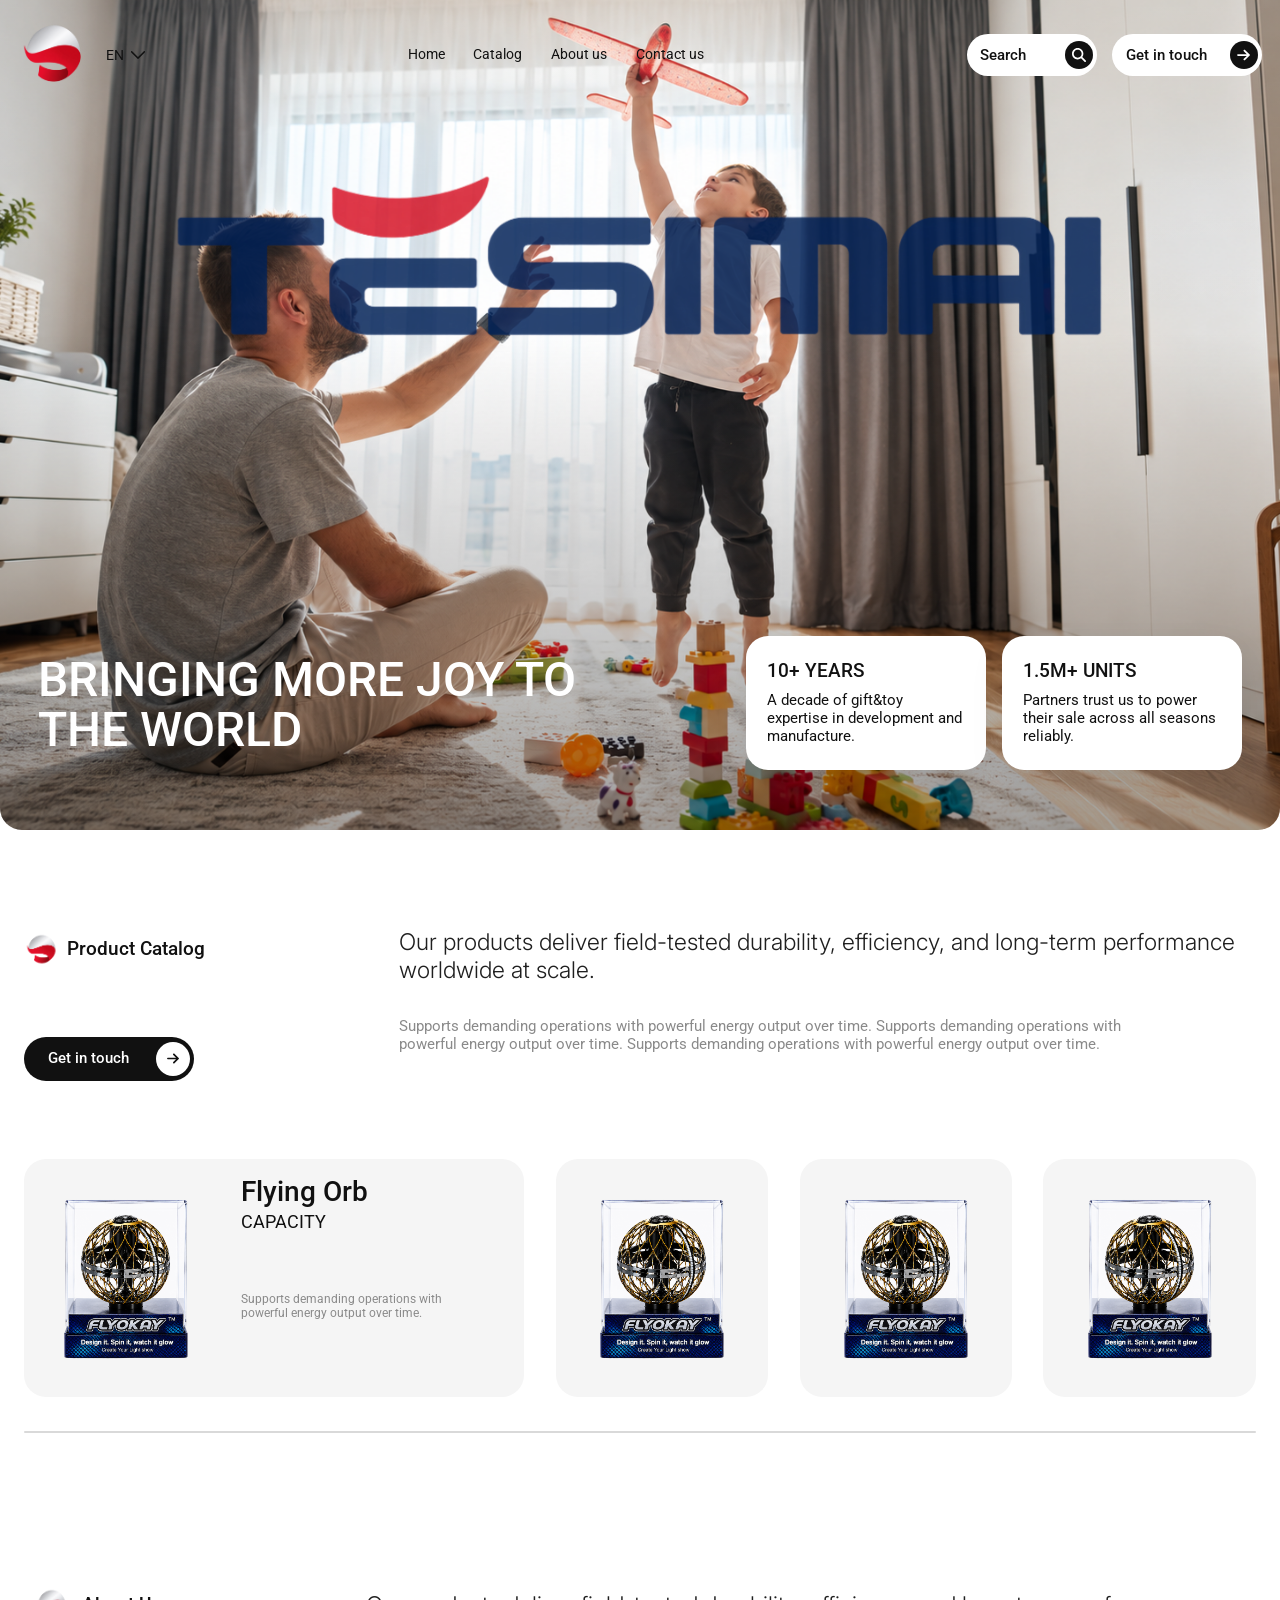
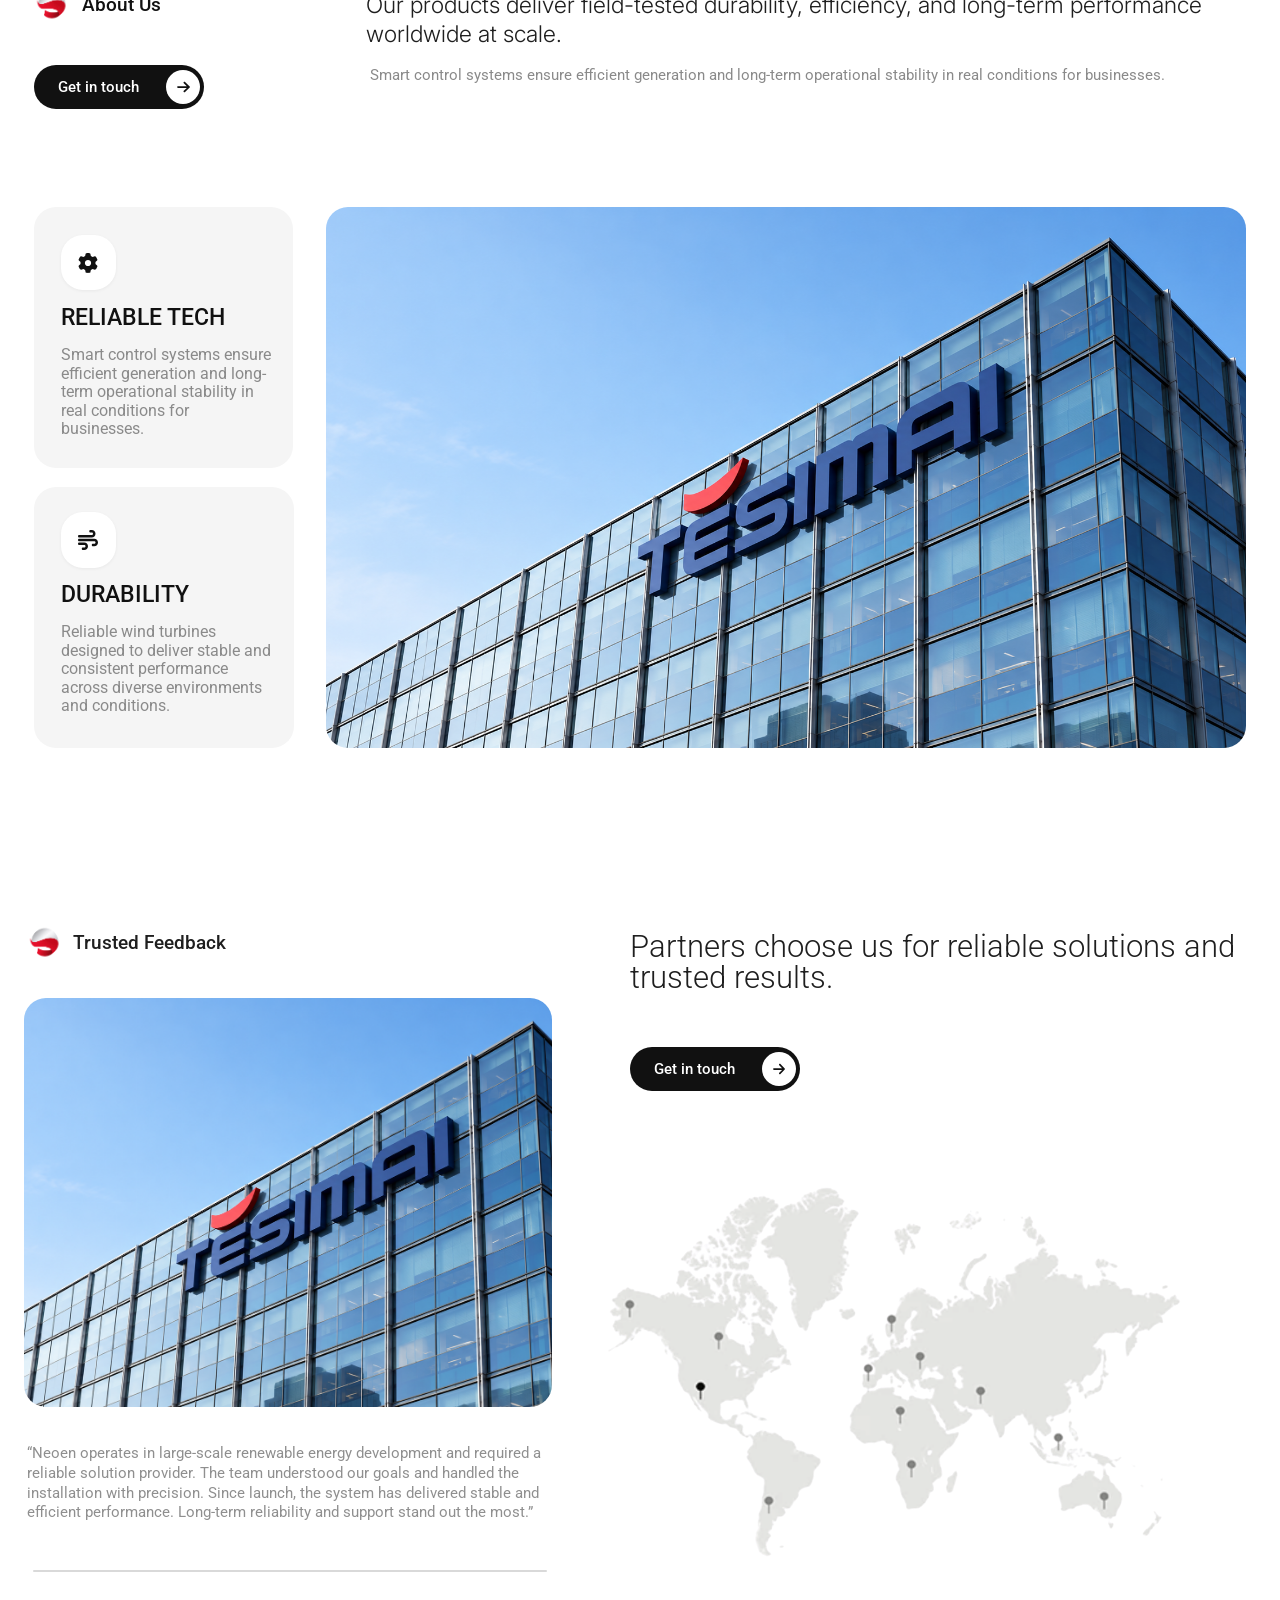
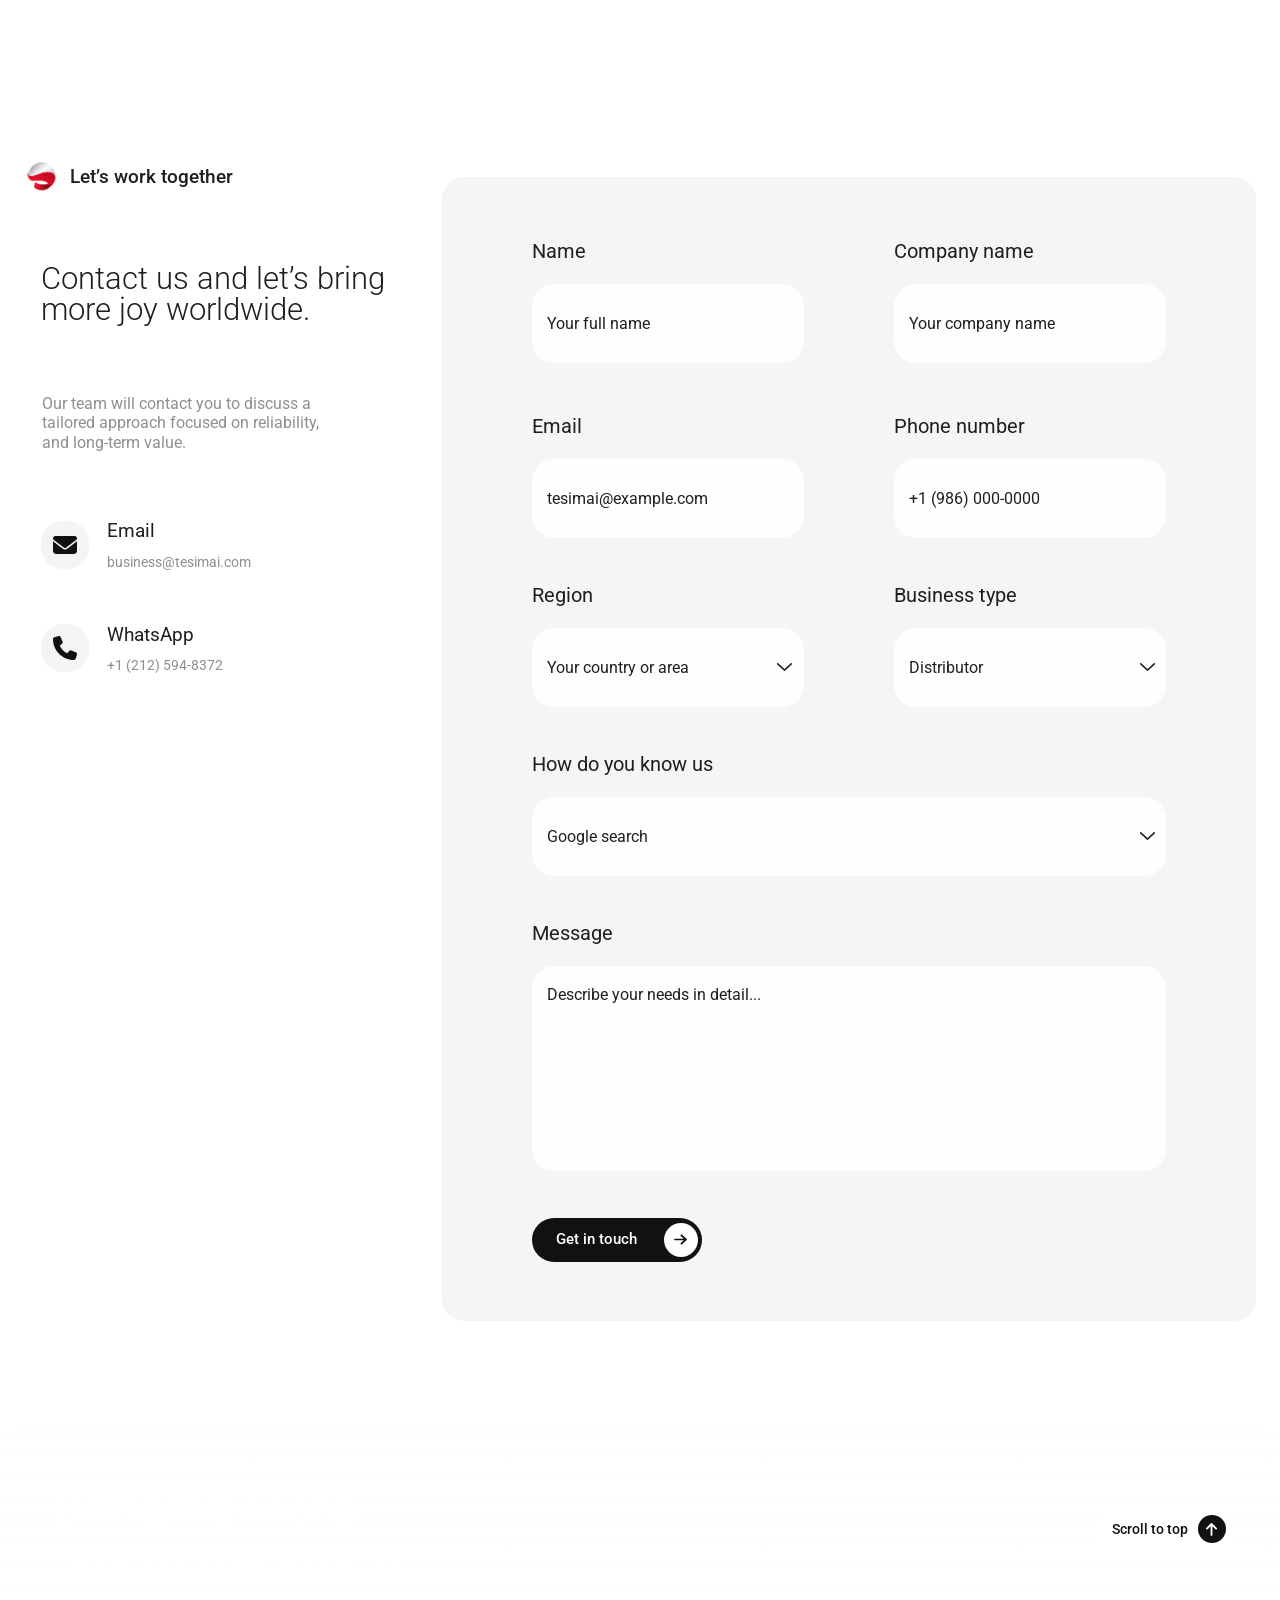
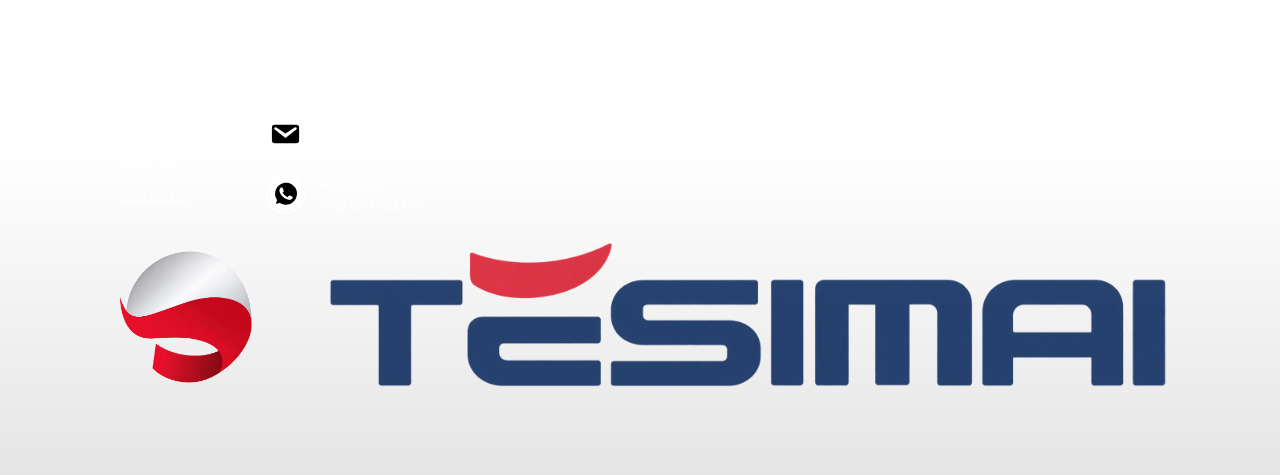
<file: docs/demos/tesimai-landing/index.html>
<!doctype html><html lang="en"><head><meta charset="utf-8"><meta name="viewport" content="width=device-width,initial-scale=1"><title>TESIMAI · Landing Preview</title><link rel="stylesheet" href="style.css"><link rel="stylesheet" href="catalog/catalog.css"><link rel="stylesheet" href="about/about.css"><link rel="stylesheet" href="trusted/trusted.css"><link rel="stylesheet" href="integration.css"><link rel="stylesheet" href="contact/contact.css"><link rel="stylesheet" href="footer/footer.css"><link rel="stylesheet" href="components.css"></head><body>
<header id="header"><div class="nav-inner"><div class="header-left"><button class="brand" data-target="home" aria-label="Home"><img src="assets/mark.png" alt="TESIMAI"></button><button id="language" class="language" aria-expanded="false"><span>EN</span><img src="assets/chevron.svg" alt=""></button></div><img class="nav-wordmark" src="assets/wordmark.png" alt="TESIMAI"><nav id="desktop-nav"></nav><div class="nav-actions"><button id="search-open" class="pill"><span data-copy="search">Search...</span><i><img class="search-icon" src="assets/search.svg" alt=""></i></button><button class="pill" data-target="contact"><span data-copy="cta">Get in touch</span><i><img src="assets/arrow.svg" alt=""></i></button></div><button id="menu-open" aria-label="Open menu" aria-expanded="false"><img src="assets/menu.svg" alt=""></button></div><div id="desktop-panel" hidden></div></header>
<main><section id="hero"><div class="photo"><picture><source media="(max-width:899px)" srcset="assets/hero-mobile.png"><img src="assets/hero-desktop.png" alt="A parent and child playing with a flying toy"></picture><div class="shade"></div><div class="hero-content"><img class="hero-wordmark enter" src="assets/wordmark.png" alt="TESIMAI"><h1 class="enter"></h1><button class="hero-cta pill" data-target="contact"><span data-copy="cta">Get in touch</span><i><img src="assets/arrow.svg" alt=""></i></button></div></div><div id="cards" class="cards enter"></div></section><section class="catalog" id="catalog" aria-labelledby="catalog-heading">
<div class="catalog-shell">
<header class="catalog-header"><div class="catalog-intro"><p class="catalog-label"><img src="assets/mark.png" alt=""><span>Product Catalog</span></p></div><div class="catalog-copy"><h2 id="catalog-heading"></h2><p class="catalog-summary"></p></div></header>
<div class="catalog-viewport" aria-roledescription="carousel" aria-label="Product catalog"><div class="catalog-track"></div></div>
<div class="catalog-pagination" aria-label="Select a product"></div>
<div class="catalog-divider" aria-hidden="true"></div>
<button type="button" class="section-cta catalog-cta"><span>Get in touch</span><i><img src="catalog/assets/arrow.svg" alt=""></i></button>
<p class="catalog-announcement" aria-live="polite" aria-atomic="true"></p>
</div></section><section class="about" id="about" aria-labelledby="about-heading"><div class="about-shell">
<p class="about-label"><img src="assets/mark.png" alt=""><span></span></p>
<div class="about-copy"><h2 id="about-heading"></h2><p class="about-summary"></p></div>
<button type="button" class="section-cta about-cta"><span></span><i><img src="catalog/assets/arrow.svg" alt=""></i></button>
<div class="about-content"><div class="about-features">
<article class="about-feature"><div class="about-icon"><img src="about/assets/reliable.svg" alt=""></div><h3></h3><p></p></article>
<article class="about-feature"><div class="about-icon"><img src="about/assets/durability.svg" alt=""></div><h3></h3><p></p></article>
</div>
<div class="about-media"><div class="about-media-frame"><div class="about-media-settle"><div class="about-media-content"></div></div></div></div>
</div><div class="about-divider" aria-hidden="true"></div>
</div></section><section id="trusted" class="trusted" aria-labelledby="trusted-heading"><div class="trusted-shell">
<div class="trusted-left">
<p class="trusted-label"><img src="assets/mark.png" alt=""><span></span></p>
<div class="trusted-media"><div class="trusted-media-frame"><div class="trusted-media-settle"><div class="trusted-media-content"></div></div></div></div>
<p class="trusted-feedback"></p><div class="trusted-divider" aria-hidden="true"></div>
</div>
<div class="trusted-right"><h2 id="trusted-heading"></h2>
<button type="button" class="section-cta trusted-cta"><span></span><i><img src="catalog/assets/arrow.svg" alt=""></i></button>
<div class="trusted-map"><img src="trusted/assets/world-map.png" alt=""></div>
</div></div></section><section id="contact" class="contact" aria-labelledby="contact-heading"><div class="contact-shell"><div class="contact-intro"><p class="contact-label"><img src="assets/mark.png" alt=""><span>Let’s work together</span></p><h2 id="contact-heading">Contact us and let’s bring more joy worldwide.</h2><p class="contact-description">Our team will contact you to discuss a tailored approach focused on reliability, and long-term value.</p><div class="contact-methods"><div><i><img src="contact/assets/email.svg" alt=""></i><p><span>Email</span><small>business@tesimai.com</small></p></div><div><i><img src="contact/assets/phone.svg" alt=""></i><p><span>WhatsApp</span><small>+1 (212) 594-8372</small></p></div></div></div><form class="contact-form" novalidate><div class="contact-fields"><div class="contact-field" data-field="name"><label for="contact-name" id="contact-name-label">Name</label><input type="text" id="contact-name" name="name" autocomplete="name" placeholder="Your full name" aria-describedby="contact-name-error" required aria-required="true"><p class="contact-error" id="contact-name-error" hidden></p></div><div class="contact-field" data-field="company"><label for="contact-company" id="contact-company-label">Company name</label><input type="text" id="contact-company" name="company" autocomplete="organization" placeholder="Your company name" aria-describedby="contact-company-error" required aria-required="true"><p class="contact-error" id="contact-company-error" hidden></p></div><div class="contact-field" data-field="email"><label for="contact-email" id="contact-email-label">Email</label><input type="email" id="contact-email" name="email" autocomplete="email" placeholder="tesimai@example.com" aria-describedby="contact-email-error" required aria-required="true"><p class="contact-error" id="contact-email-error" hidden></p></div><div class="contact-field" data-field="phone"><label for="contact-phone" id="contact-phone-label">Phone number</label><input type="tel" id="contact-phone" name="phone" autocomplete="tel" placeholder="+1 (986) 000-0000" aria-describedby="contact-phone-error"><p class="contact-error" id="contact-phone-error" hidden></p></div><div class="contact-field" data-field="region"><label for="contact-region" id="contact-region-label">Region</label><div class="contact-select"><div class="contact-control"><input id="contact-region" name="region" autocomplete="country-name" placeholder="Your country or area" aria-describedby="contact-region-error" required aria-required="true" role="combobox" aria-expanded="false" aria-controls="contact-region-list" aria-autocomplete="list" ><button type="button" class="contact-toggle" tabindex="-1" aria-label="Region" aria-expanded="false"><img src="contact/assets/chevron.svg" alt=""></button></div><div class="contact-options" id="contact-region-list" role="listbox" aria-labelledby="contact-region-label" inert></div></div><p class="contact-error" id="contact-region-error" hidden></p></div><div class="contact-field" data-field="business"><label for="contact-business" id="contact-business-label">Business type</label><div class="contact-select"><div class="contact-control"><input id="contact-business" name="business" autocomplete="off" placeholder="Distributor" aria-describedby="contact-business-error" required aria-required="true" role="combobox" aria-expanded="false" aria-controls="contact-business-list" aria-autocomplete="none" readonly><button type="button" class="contact-toggle" tabindex="-1" aria-label="Business type" aria-expanded="false"><img src="contact/assets/chevron.svg" alt=""></button></div><div class="contact-options" id="contact-business-list" role="listbox" aria-labelledby="contact-business-label" inert></div></div><p class="contact-error" id="contact-business-error" hidden></p></div><div class="contact-field contact-wide" data-field="source"><label for="contact-source" id="contact-source-label">How do you know us</label><div class="contact-select"><div class="contact-control"><input id="contact-source" name="source" autocomplete="off" placeholder="Google search" aria-describedby="contact-source-error" required aria-required="true" role="combobox" aria-expanded="false" aria-controls="contact-source-list" aria-autocomplete="none" readonly><button type="button" class="contact-toggle" tabindex="-1" aria-label="How do you know us" aria-expanded="false"><img src="contact/assets/chevron.svg" alt=""></button></div><div class="contact-options" id="contact-source-list" role="listbox" aria-labelledby="contact-source-label" inert></div></div><p class="contact-error" id="contact-source-error" hidden></p></div><div class="contact-field contact-wide" data-field="message"><label for="contact-message" id="contact-message-label">Message</label><textarea id="contact-message" name="message" autocomplete="off" placeholder="Describe your needs in detail..." aria-describedby="contact-message-error" required aria-required="true"></textarea><p class="contact-error" id="contact-message-error" hidden></p></div><div class="contact-submit contact-wide"><button class="section-cta" type="submit"><span>Get in touch</span><i><img src="assets/arrow.svg" alt=""></i></button><p class="contact-status" role="status" hidden></p></div></div></form></div></section></main><footer id="footer" class="footer" aria-labelledby="footer-heading"><div class="footer-media" aria-hidden="true"></div><div class="footer-overlay" aria-hidden="true"></div><div class="footer-content"><h2 id="footer-heading"></h2><div class="footer-top-wrap"><button type="button" class="footer-top" data-target="home"><span></span><i><img src="footer/assets/up.svg" alt=""></i></button></div><nav class="footer-nav" aria-label="Footer"></nav><div class="footer-contacts"></div><div class="footer-brand"><img class="footer-mark" src="assets/mark.png" alt=""><img class="footer-wordmark" src="footer/assets/wordmark.png" alt="TESIMAI"></div></div></footer>
<div id="menu" role="dialog" aria-modal="true" aria-label="Menu" hidden><div class="menu-top"><button id="mobile-language" class="language" aria-expanded="false"><span>EN</span><img src="assets/chevron.svg" alt=""></button><img src="assets/wordmark.png" class="menu-logo" alt="TESIMAI"><button id="menu-close" class="close" aria-label="Close menu"><i><img src="assets/close.svg" alt=""></i></button></div><div id="menu-content"></div></div><div id="toast" role="status" hidden></div>
<script src="i18n.js"></script><script src="site.js"></script><script src="content.js"></script><script src="app.js"></script><script src="catalog/products.js"></script><script src="catalog/catalog.js"></script><script src="catalog/locales.js"></script><script src="motion.js"></script><script src="catalog/entrance.js"></script><script src="integration.js"></script><script src="media.js"></script><script src="about/content.js"></script><script src="about/about.js"></script><script src="trusted/content.js"></script><script src="trusted/trusted.js"></script><script src="contact/countries.js"></script><script src="contact/content.js"></script><script src="contact/contact.js"></script><script src="footer/content.js"></script><script src="footer/footer.js"></script></body></html>
</file>
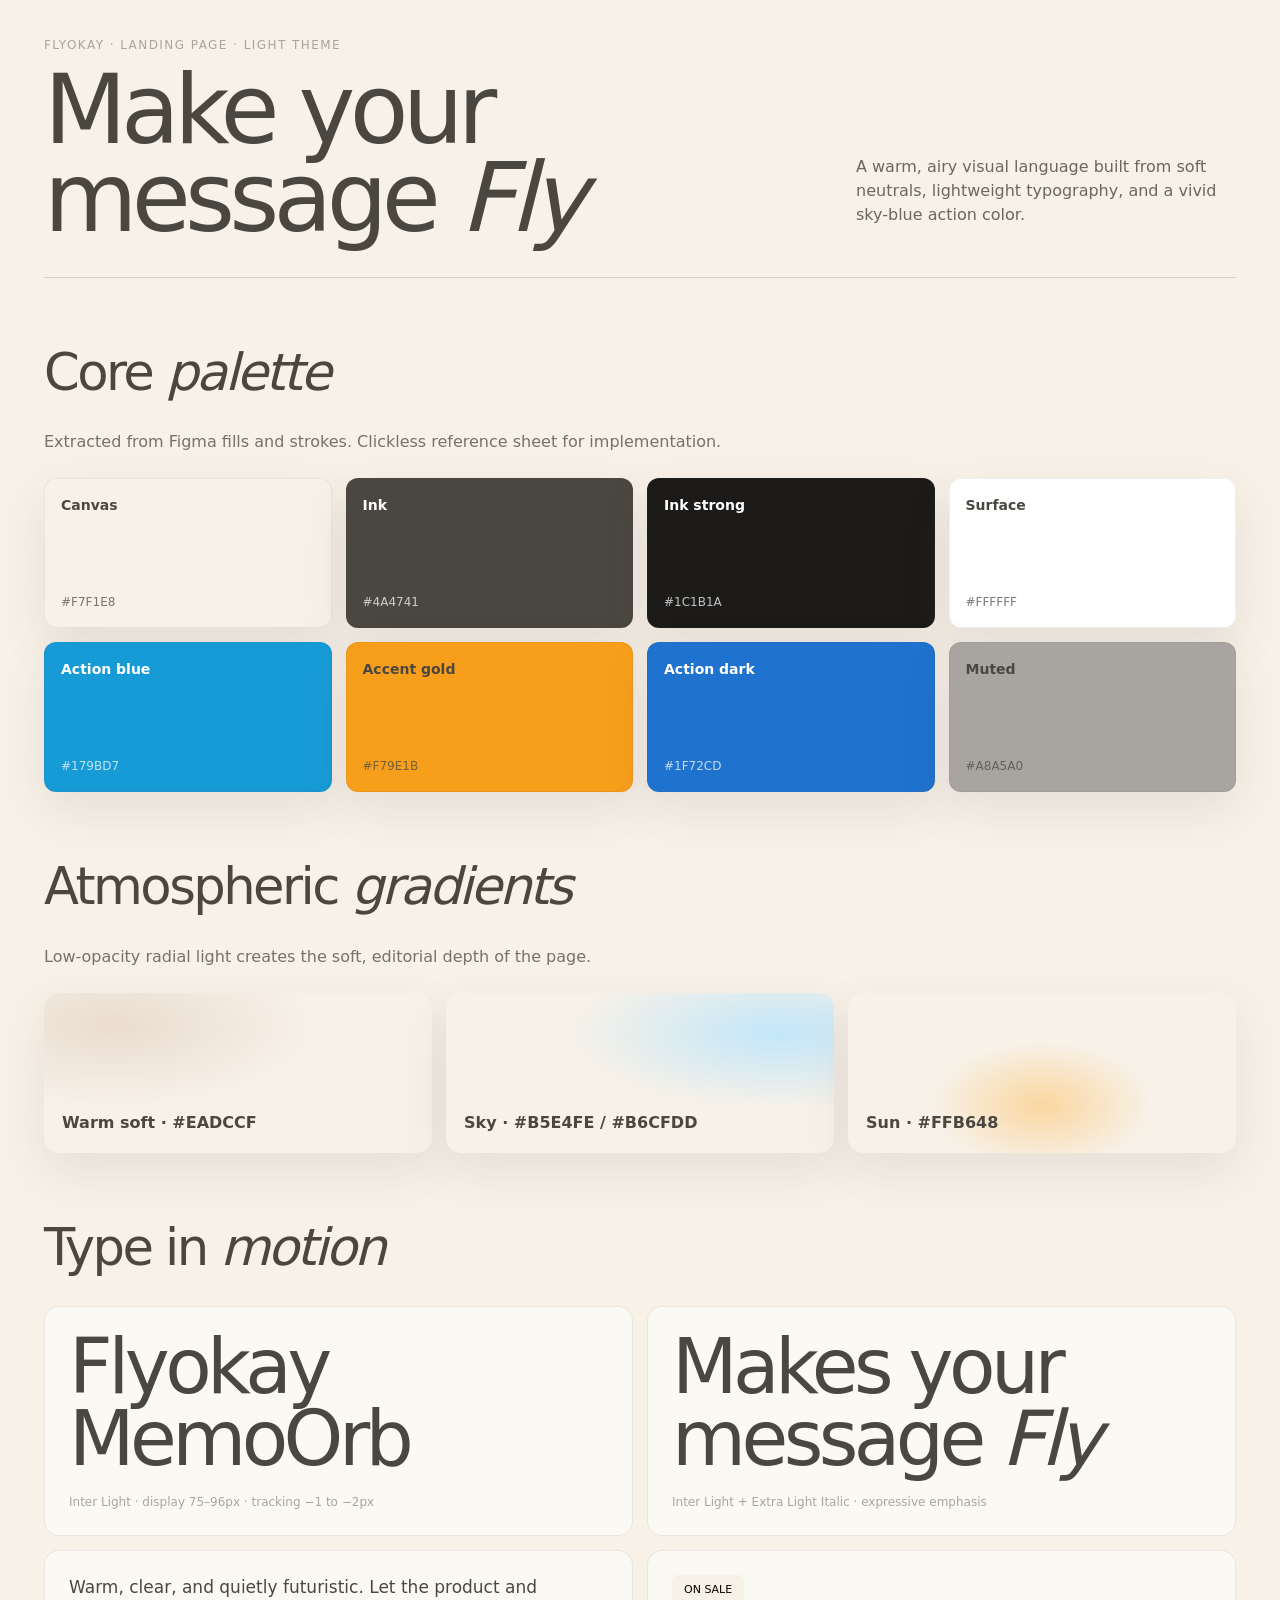
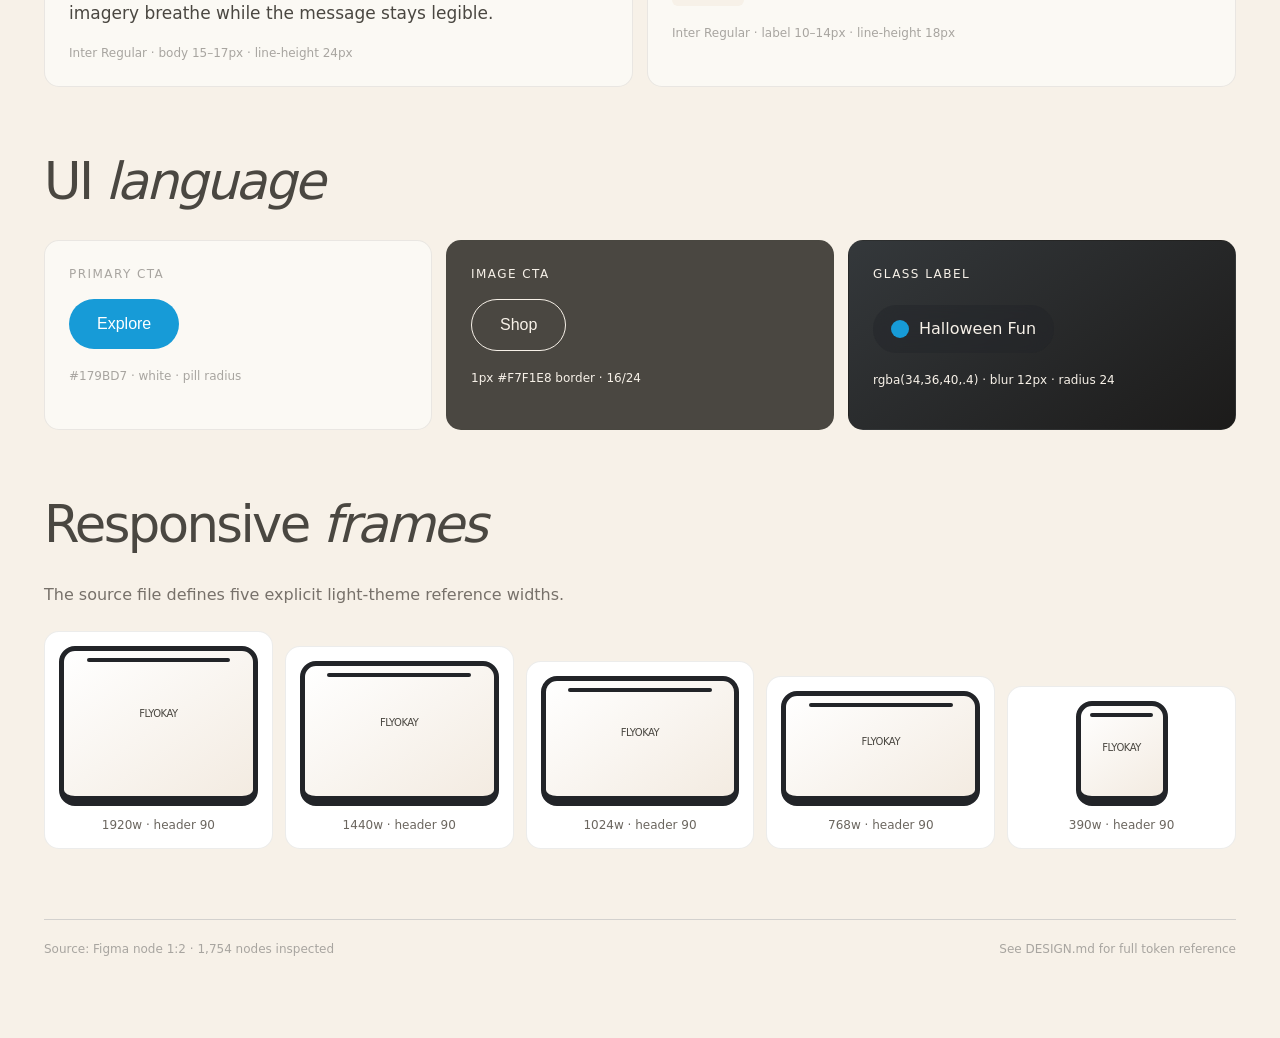
<file: design-system.html>
<!doctype html>
<html lang="zh-CN">
<head>
  <meta charset="utf-8" />
  <meta name="viewport" content="width=device-width, initial-scale=1" />
  <title>FLYOKAY · Design System</title>
  <style>
    :root{--canvas:#F7F1E8;--surface:#FFF;--ink:#4A4741;--strong:#1C1B1A;--muted:#A8A5A0;--blue:#179BD7;--gold:#F79E1B;--line:#D3D1CE;--shadow:0 18px 50px rgba(74,71,65,.10)}
    *{box-sizing:border-box}body{margin:0;background:var(--canvas);color:var(--ink);font-family:Inter,ui-sans-serif,system-ui,sans-serif;line-height:1.5}
    .page{max-width:1240px;margin:auto;padding:36px 24px 80px}.top{display:flex;justify-content:space-between;gap:24px;align-items:end;padding-bottom:34px;border-bottom:1px solid var(--line)}
    .eyebrow{font-size:12px;letter-spacing:.12em;text-transform:uppercase;color:var(--muted)}h1{font-size:clamp(48px,8vw,96px);line-height:.92;letter-spacing:-.06em;font-weight:300;margin:12px 0 0}h1 em{font-weight:200}.intro{max-width:380px;font-size:16px;color:#6b665f}
    section{padding:56px 0 0}h2{font-weight:300;font-size:clamp(30px,4vw,54px);letter-spacing:-.05em;margin:0 0 20px}h2 em{font-weight:200}.sub{color:#77716a;margin:0 0 24px}
    .grid{display:grid;grid-template-columns:repeat(4,1fr);gap:14px}.swatch{min-height:150px;border-radius:12px;padding:16px;display:flex;flex-direction:column;justify-content:space-between;box-shadow:var(--shadow);border:1px solid rgba(74,71,65,.08)}.swatch b{font-size:14px}.swatch small{font-size:12px;opacity:.72}.light-text{color:#fff}.dark-text{color:var(--ink)}
    .gradients{display:grid;grid-template-columns:repeat(3,1fr);gap:14px}.gradient{height:160px;border-radius:15px;padding:18px;display:flex;align-items:end;color:var(--ink);box-shadow:var(--shadow);background-color:var(--canvas)}
    .g1{background:radial-gradient(ellipse at 18% 20%,#EADCCF 0%,transparent 45%),var(--canvas)}.g2{background:radial-gradient(ellipse at 86% 25%,rgba(181,228,254,.8),transparent 45%),var(--canvas)}.g3{background:radial-gradient(ellipse at 50% 70%,rgba(255,182,72,.45),transparent 40%),var(--canvas)}
    .type-grid{display:grid;grid-template-columns:1fr 1fr;gap:14px}.type-card,.component-card,.responsive-card{background:rgba(255,255,255,.54);border:1px solid rgba(74,71,65,.1);border-radius:15px;padding:24px}.display{font-size:clamp(46px,6vw,76px);font-weight:300;letter-spacing:-.06em;line-height:.95}.display em{font-weight:200}.body{font-size:17px}.meta{font-size:12px;color:var(--muted);margin-top:18px}
    .components{display:grid;grid-template-columns:repeat(3,1fr);gap:14px}.component-card{min-height:190px}.button{border:0;border-radius:999px;padding:16px 28px;background:var(--blue);color:white;font-size:16px}.outline{background:transparent;border:1px solid var(--canvas);color:var(--canvas);background:#4A4741}.tag{display:inline-block;background:var(--canvas);color:#000;border-radius:6px;padding:7px 12px;font-size:11px;text-transform:uppercase}.glass{margin-top:22px;display:inline-flex;align-items:center;gap:10px;padding:12px 18px;border-radius:24px;background:rgba(34,36,40,.4);color:var(--canvas);backdrop-filter:blur(12px)}.dot{width:18px;height:18px;border-radius:50%;background:var(--blue)}
    .responsive{display:grid;grid-template-columns:repeat(5,1fr);gap:12px;align-items:end}.responsive-card{padding:14px;background:#fff}.device{margin:auto;background:linear-gradient(145deg,#fff 0%,#f3ebe1 100%);border:5px solid #222428;border-bottom-width:10px;border-radius:16px;position:relative;overflow:hidden}.device:before{content:"";position:absolute;left:12%;right:12%;top:7px;height:4px;border-radius:4px;background:#222428}.d1920{height:160px}.d1440{height:145px}.d1024{height:130px}.d768{height:115px}.d390{height:105px;max-width:92px}.device:after{content:"FLYOKAY";position:absolute;top:38%;left:0;right:0;text-align:center;color:var(--ink);font-weight:300;font-size:10px;letter-spacing:-.05em}.device-label{text-align:center;font-size:12px;margin-top:10px;color:#6b665f}.footer{margin-top:70px;padding-top:20px;border-top:1px solid var(--line);font-size:12px;color:var(--muted);display:flex;justify-content:space-between;gap:20px}
    @media(max-width:800px){.top{display:block}.intro{margin-top:24px}.grid{grid-template-columns:repeat(2,1fr)}.gradients,.components,.type-grid{grid-template-columns:1fr}.responsive{grid-template-columns:repeat(3,1fr)}.responsive-card:nth-child(n+4){display:none}}
    @media(max-width:480px){.page{padding:24px 16px 56px}.grid{gap:10px}.swatch{min-height:130px;padding:12px}.responsive{grid-template-columns:repeat(2,1fr)}.responsive-card:nth-child(3){display:none}}
  </style>
</head>
<body>
  <main class="page">
    <header class="top"><div><div class="eyebrow">FLYOKAY · Landing page · Light theme</div><h1>Make your message <em>Fly</em></h1></div><p class="intro">A warm, airy visual language built from soft neutrals, lightweight typography, and a vivid sky-blue action color.</p></header>
    <section><h2>Core <em>palette</em></h2><p class="sub">Extracted from Figma fills and strokes. Clickless reference sheet for implementation.</p><div class="grid">
      <div class="swatch dark-text" style="background:#F7F1E8"><b>Canvas</b><small>#F7F1E8</small></div><div class="swatch light-text" style="background:#4A4741"><b>Ink</b><small>#4A4741</small></div><div class="swatch light-text" style="background:#1C1B1A"><b>Ink strong</b><small>#1C1B1A</small></div><div class="swatch dark-text" style="background:#FFFFFF"><b>Surface</b><small>#FFFFFF</small></div>
      <div class="swatch light-text" style="background:#179BD7"><b>Action blue</b><small>#179BD7</small></div><div class="swatch dark-text" style="background:#F79E1B"><b>Accent gold</b><small>#F79E1B</small></div><div class="swatch light-text" style="background:#1F72CD"><b>Action dark</b><small>#1F72CD</small></div><div class="swatch dark-text" style="background:#A8A5A0"><b>Muted</b><small>#A8A5A0</small></div>
    </div></section>
    <section><h2>Atmospheric <em>gradients</em></h2><p class="sub">Low-opacity radial light creates the soft, editorial depth of the page.</p><div class="gradients"><div class="gradient g1"><b>Warm soft · #EADCCF</b></div><div class="gradient g2"><b>Sky · #B5E4FE / #B6CFDD</b></div><div class="gradient g3"><b>Sun · #FFB648</b></div></div></section>
    <section><h2>Type in <em>motion</em></h2><div class="type-grid"><div class="type-card"><div class="display">Flyokay MemoOrb</div><div class="meta">Inter Light · display 75–96px · tracking −1 to −2px</div></div><div class="type-card"><div class="display">Makes your message <em>Fly</em></div><div class="meta">Inter Light + Extra Light Italic · expressive emphasis</div></div><div class="type-card"><div class="body">Warm, clear, and quietly futuristic. Let the product and imagery breathe while the message stays legible.</div><div class="meta">Inter Regular · body 15–17px · line-height 24px</div></div><div class="type-card"><span class="tag">On sale</span><div class="meta">Inter Regular · label 10–14px · line-height 18px</div></div></div></section>
    <section><h2>UI <em>language</em></h2><div class="components"><div class="component-card"><div class="eyebrow">Primary CTA</div><p><button class="button">Explore</button></p><div class="meta">#179BD7 · white · pill radius</div></div><div class="component-card" style="background:#4A4741"><div class="eyebrow" style="color:#F7F1E8">Image CTA</div><p><button class="button outline">Shop</button></p><div class="meta" style="color:#F7F1E8">1px #F7F1E8 border · 16/24</div></div><div class="component-card" style="background:linear-gradient(145deg,#34383B,#1C1B1A);color:#F7F1E8"><div class="eyebrow" style="color:#F7F1E8">Glass label</div><div class="glass"><span class="dot"></span> Halloween Fun</div><div class="meta" style="color:#F7F1E8">rgba(34,36,40,.4) · blur 12px · radius 24</div></div></div></section>
    <section><h2>Responsive <em>frames</em></h2><p class="sub">The source file defines five explicit light-theme reference widths.</p><div class="responsive"><div class="responsive-card"><div class="device d1920"></div><div class="device-label">1920w · header 90</div></div><div class="responsive-card"><div class="device d1440"></div><div class="device-label">1440w · header 90</div></div><div class="responsive-card"><div class="device d1024"></div><div class="device-label">1024w · header 90</div></div><div class="responsive-card"><div class="device d768"></div><div class="device-label">768w · header 90</div></div><div class="responsive-card"><div class="device d390"></div><div class="device-label">390w · header 90</div></div></div></section>
    <footer class="footer"><span>Source: Figma node 1:2 · 1,754 nodes inspected</span><span>See DESIGN.md for full token reference</span></footer>
  </main>
</body>
</html>
</file>
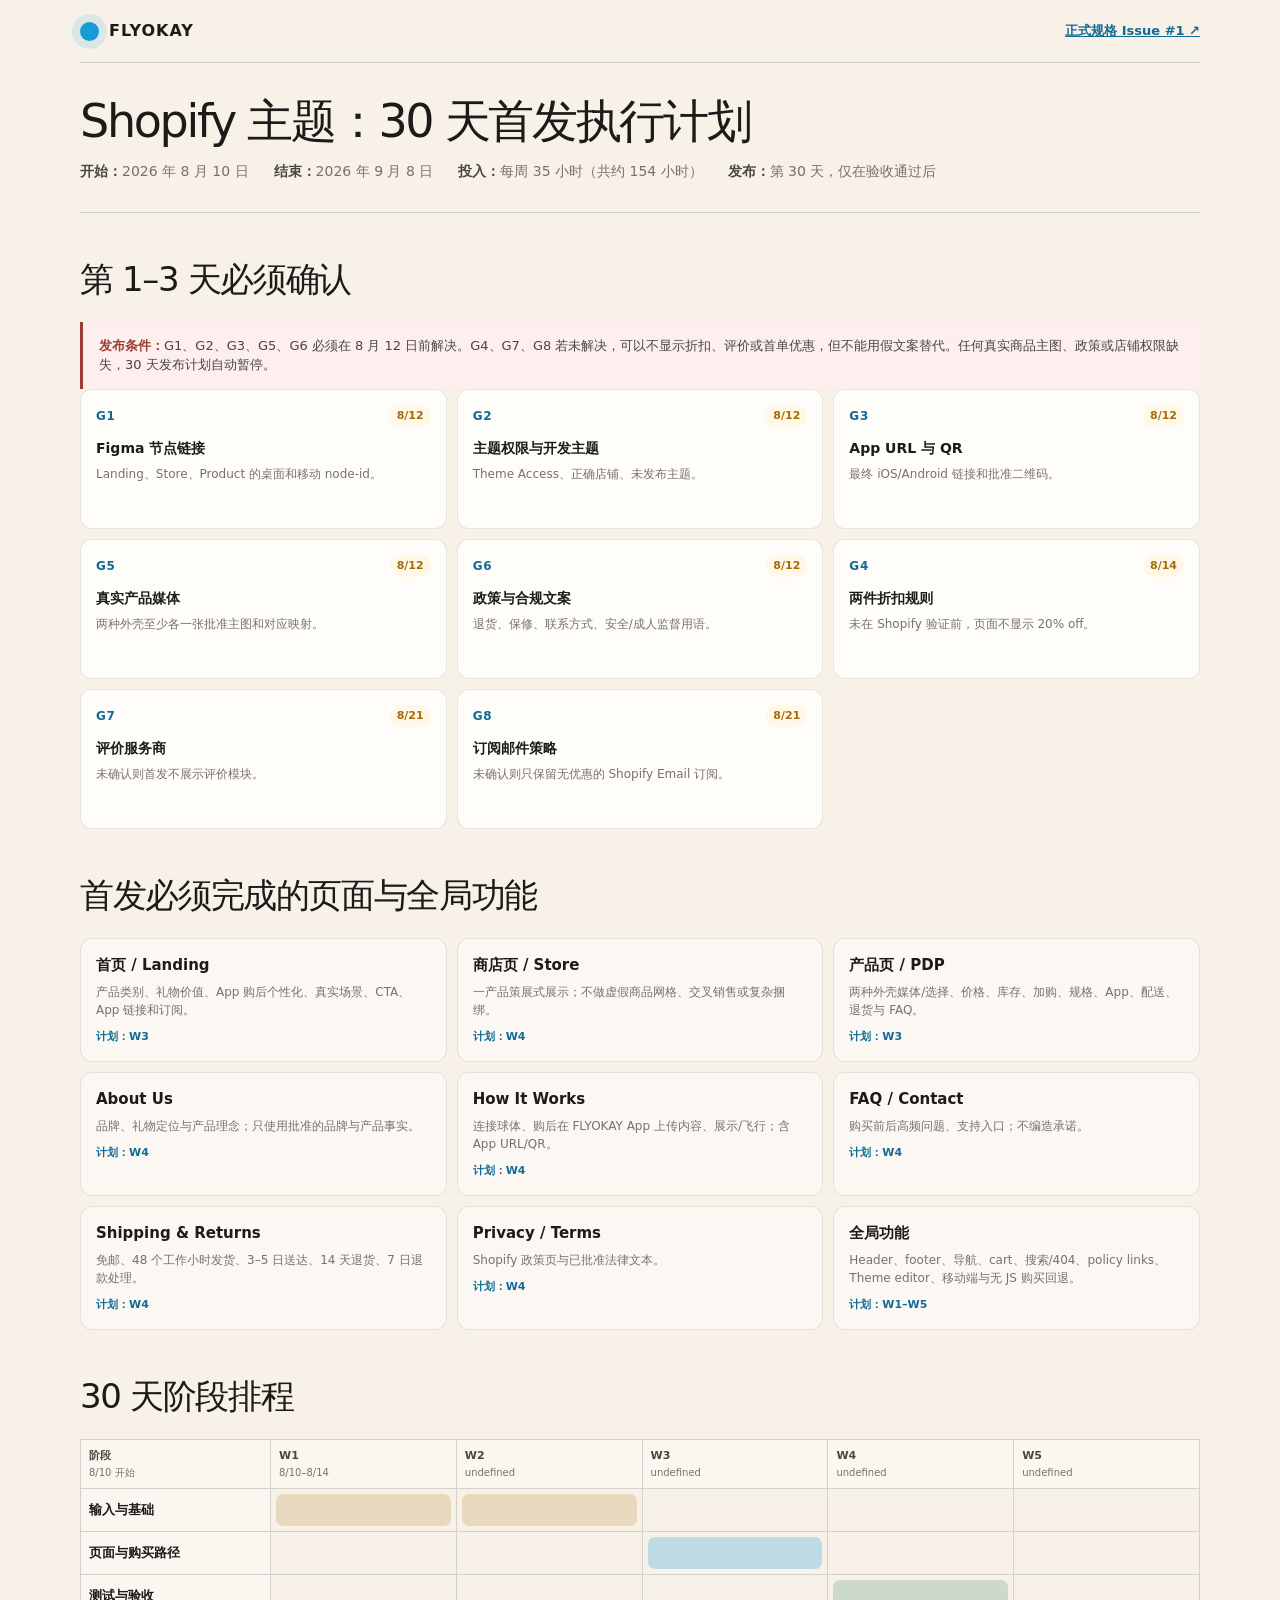
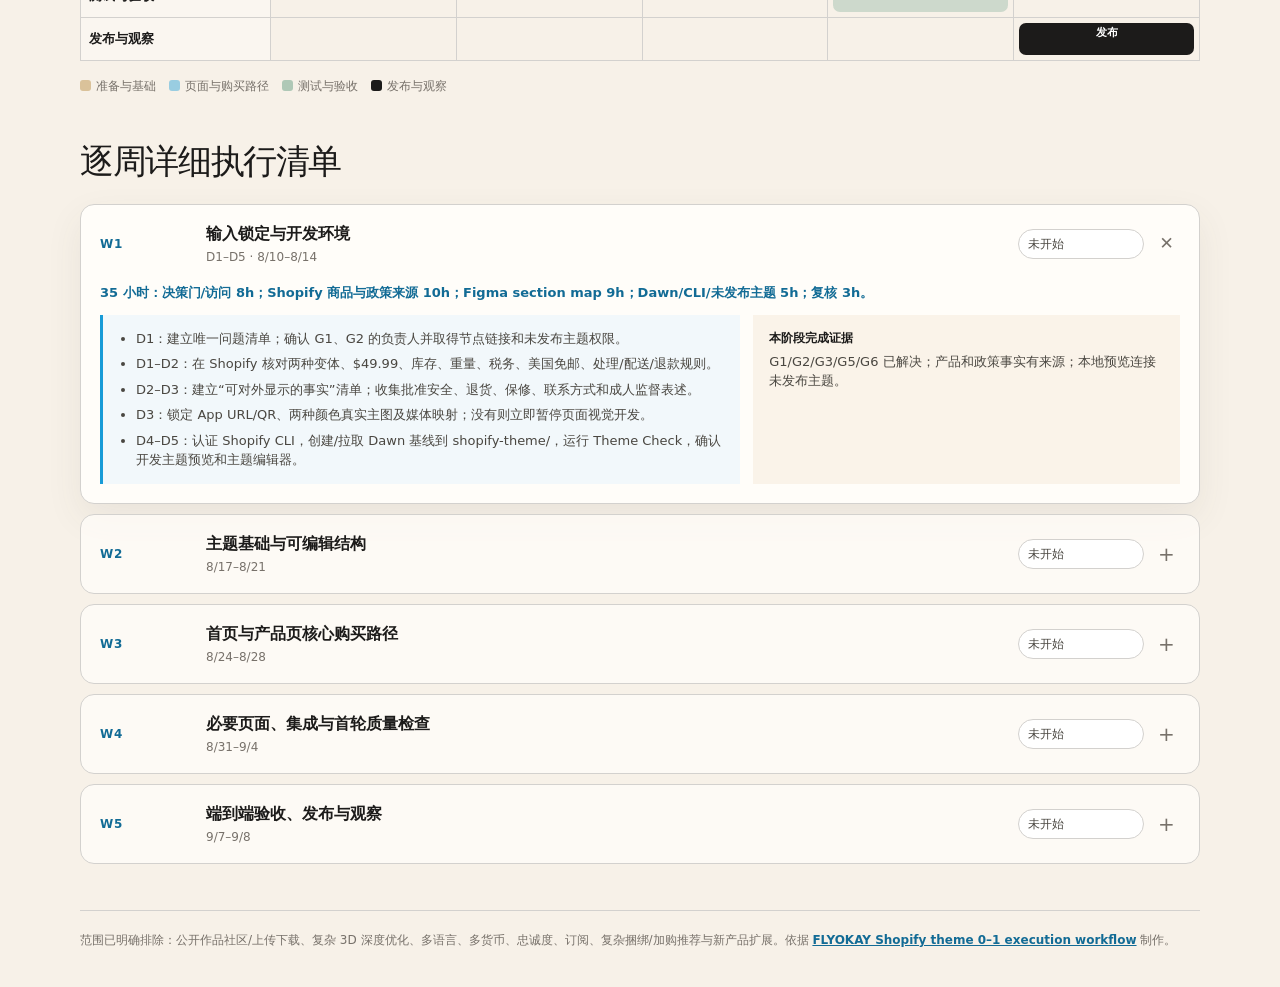
<file: docs/planning/flyokay-launch-timeline.html>
<!doctype html>
<html lang="zh-CN">
<head>
  <meta charset="utf-8">
  <meta name="viewport" content="width=device-width, initial-scale=1">
  <title>FLYOKAY Shopify 主题：30 天首发执行计划</title>
  <style>
    :root{--paper:#F7F1E8;--surface:#FFFDF9;--ink:#4A4741;--deep:#1C1B1A;--muted:#77716A;--line:#D3D1CE;--blue:#179BD7;--blue-dark:#126B95;--green:#277B59;--gold:#A46B0A;--red:#9E3D37;--radius:14px;--shadow:0 14px 36px rgba(74,71,65,.08)}
    *{box-sizing:border-box}html{scroll-behavior:smooth}body{margin:0;background:var(--paper);color:var(--ink);font-family:Inter,ui-sans-serif,system-ui,-apple-system,BlinkMacSystemFont,"Segoe UI",sans-serif;line-height:1.5}.shell{width:min(1120px,calc(100% - 36px));margin:auto}.topbar{display:flex;justify-content:space-between;align-items:center;gap:18px;padding:19px 0;border-bottom:1px solid var(--line)}.brand{display:flex;align-items:center;gap:10px;color:var(--deep);font-weight:700;letter-spacing:.06em;text-decoration:none}.orb{width:19px;height:19px;border-radius:50%;background:var(--blue);box-shadow:0 0 0 8px rgba(23,155,215,.12)}.topbar a:not(.brand){color:var(--blue-dark);font-size:13px;font-weight:600}.title{margin:34px 0 0;color:var(--deep);font-size:clamp(29px,5vw,46px);font-weight:300;letter-spacing:-.05em;line-height:1.08}.meta{display:flex;flex-wrap:wrap;gap:9px 25px;margin:14px 0 0;padding-bottom:30px;border-bottom:1px solid var(--line);font-size:14px;color:var(--muted)}.meta b{color:var(--ink)}.section{padding-top:41px}.section h2{margin:0 0 17px;color:var(--deep);font-size:clamp(23px,3.5vw,34px);font-weight:300;letter-spacing:-.04em}.notice{margin:0;padding:14px 16px;border-left:3px solid var(--red);background:#FCEFED;color:var(--ink);font-size:13px}.notice b{color:var(--red)}.gate-grid{display:grid;grid-template-columns:repeat(3,1fr);gap:10px}.gate{min-height:140px;padding:15px;border:1px solid rgba(74,71,65,.13);border-radius:12px;background:var(--surface)}.gate-head{display:flex;align-items:center;justify-content:space-between;gap:8px;color:var(--blue-dark);font-size:12px;font-weight:700;letter-spacing:.06em}.due{padding:3px 7px;border-radius:999px;background:#FFF8E7;color:var(--gold);font-size:11px;font-weight:600;letter-spacing:0;white-space:nowrap}.gate h3{margin:12px 0 0;color:var(--deep);font-size:14px;line-height:1.35}.gate p{margin:7px 0 0;color:var(--muted);font-size:12px}.page-grid{display:grid;grid-template-columns:repeat(3,1fr);gap:10px}.page{padding:15px;border:1px solid rgba(74,71,65,.13);border-radius:12px;background:rgba(255,255,255,.48)}.page h3{margin:0;color:var(--deep);font-size:15px}.page p{margin:7px 0 0;color:var(--muted);font-size:12px}.page small{display:block;margin-top:10px;color:var(--blue-dark);font-size:11px;font-weight:700}.bar-wrap{overflow-x:auto;padding-bottom:4px}.gantt{min-width:760px;display:grid;grid-template-columns:190px repeat(5,minmax(80px,1fr));border-top:1px solid var(--line);border-left:1px solid var(--line)}.gantt>div{min-height:43px;padding:8px;border-right:1px solid var(--line);border-bottom:1px solid var(--line)}.week-head{display:flex;flex-direction:column;gap:1px;background:rgba(255,255,255,.32);color:var(--muted);font-size:10px}.week-head b{color:var(--ink);font-size:11px}.lane-label{display:flex;align-items:center;background:rgba(255,255,255,.32);color:var(--deep);font-size:13px;font-weight:600}.lane-cell{position:relative;padding:5px!important}.lane{height:100%;min-height:30px;border-radius:7px}.foundation{background:rgba(164,107,10,.19)}.build{background:rgba(23,155,215,.26)}.quality{background:rgba(39,123,89,.2)}.launch{background:var(--deep)}.launch::after{content:"发布";position:absolute;inset:7px;color:#fff;font-size:11px;font-weight:700;text-align:center}.legend{display:flex;flex-wrap:wrap;gap:13px;margin-top:12px;color:var(--muted);font-size:12px}.legend i{display:inline-block;width:11px;height:11px;margin-right:5px;border-radius:3px;vertical-align:-1px}.timeline{display:grid;gap:10px;padding-bottom:46px}.week{border:1px solid var(--line);border-radius:var(--radius);background:rgba(255,253,249,.78);overflow:hidden}.week[open]{background:var(--surface);box-shadow:var(--shadow)}.week summary{display:grid;grid-template-columns:92px minmax(0,1fr) minmax(126px,auto) 22px;gap:14px;align-items:center;padding:17px 19px;cursor:pointer;list-style:none}.week summary::-webkit-details-marker{display:none}.week-code{color:var(--blue-dark);font-size:12px;font-weight:700;letter-spacing:.06em}.week-title{color:var(--deep);font-size:16px;font-weight:600}.week-date{display:block;margin-top:2px;color:var(--muted);font-size:12px;font-weight:400}.week-status{appearance:none;min-width:122px;border:1px solid var(--line);border-radius:999px;background:#fff;color:var(--ink);cursor:pointer;padding:7px 9px;font-size:12px}.week-status[data-value="in_progress"]{border-color:rgba(164,107,10,.5);background:#FFF9EB;color:var(--gold)}.week-status[data-value="completed"]{border-color:rgba(39,123,89,.45);background:#EFF8F2;color:var(--green)}.chev{color:var(--muted);font-size:20px;transition:transform .18s}.week[open] .chev{transform:rotate(45deg)}.week-body{padding:0 19px 19px}.hours{margin:0 0 12px;color:var(--blue-dark);font-size:13px;font-weight:600}.week-grid{display:grid;grid-template-columns:1.2fr .8fr;gap:13px}.tasks{margin:0;padding:14px 16px 14px 33px;border-left:3px solid var(--blue);background:#F2F8FB;color:var(--ink);font-size:13px}.tasks li+li{margin-top:6px}.evidence{padding:14px 16px;background:#FAF3E9}.evidence b{display:block;margin-bottom:5px;color:var(--deep);font-size:12px}.evidence p{margin:0;color:var(--ink);font-size:13px}.footer{padding:20px 0 38px;border-top:1px solid var(--line);color:var(--muted);font-size:12px}.footer a{color:var(--blue-dark);font-weight:600}@media(max-width:820px){.gate-grid,.page-grid{grid-template-columns:repeat(2,1fr)}.week summary{grid-template-columns:74px minmax(0,1fr) 20px;gap:10px;padding:15px}.week-status{grid-column:2;grid-row:2;justify-self:start}.chev{grid-column:3;grid-row:1/span 2;align-self:center}.week-body{padding:0 13px 14px}.week-grid{grid-template-columns:1fr}}@media(max-width:480px){.shell{width:min(100% - 28px,1120px)}.topbar{align-items:flex-start}.topbar a:not(.brand){font-size:11px}.title{margin-top:29px}.gate-grid,.page-grid{grid-template-columns:1fr}}
  </style>
</head>
<body>
  <main class="shell">
    <nav class="topbar" aria-label="页面导航"><a class="brand" href="#top"><span class="orb" aria-hidden="true"></span>FLYOKAY</a><a href="https://github.com/FlyokayDesign/Flyokay-Website-Development/issues/1" target="_blank" rel="noreferrer">正式规格 Issue #1 ↗</a></nav>
    <h1 class="title" id="top">Shopify 主题：30 天首发执行计划</h1>
    <div class="meta"><span><b>开始：</b>2026 年 8 月 10 日</span><span><b>结束：</b>2026 年 9 月 8 日</span><span><b>投入：</b>每周 35 小时（共约 154 小时）</span><span><b>发布：</b>第 30 天，仅在验收通过后</span></div>
    <section class="section"><h2>第 1–3 天必须确认</h2><p class="notice"><b>发布条件：</b>G1、G2、G3、G5、G6 必须在 8 月 12 日前解决。G4、G7、G8 若未解决，可以不显示折扣、评价或首单优惠，但不能用假文案替代。任何真实商品主图、政策或店铺权限缺失，30 天发布计划自动暂停。</p><div class="gate-grid" id="gate-grid"></div></section>
    <section class="section"><h2>首发必须完成的页面与全局功能</h2><div class="page-grid" id="page-grid"></div></section>
    <section class="section"><h2>30 天阶段排程</h2><div class="bar-wrap"><div class="gantt" id="gantt" role="img" aria-label="30 天首发甘特时间线"></div></div><div class="legend"><span><i style="background:rgba(164,107,10,.35)"></i>准备与基础</span><span><i style="background:rgba(23,155,215,.42)"></i>页面与购买路径</span><span><i style="background:rgba(39,123,89,.35)"></i>测试与验收</span><span><i style="background:#1C1B1A"></i>发布与观察</span></div></section>
    <section class="section"><h2>逐周详细执行清单</h2><div class="timeline" id="timeline"></div></section>
    <footer class="footer">范围已明确排除：公开作品社区/上传下载、复杂 3D 深度优化、多语言、多货币、忠诚度、订阅、复杂捆绑/加购推荐与新产品扩展。依据 <a href="https://github.com/FlyokayDesign/Flyokay-Website-Development/issues/1" target="_blank" rel="noreferrer">FLYOKAY Shopify theme 0–1 execution workflow</a> 制作。</footer>
  </main>
  <script>
    const storageKey='flyokay-30-day-launch-v1';let saved={};try{saved=JSON.parse(localStorage.getItem(storageKey)||'{}')}catch(e){}
    const gates=[['G1','8/12','Figma 节点链接','Landing、Store、Product 的桌面和移动 node-id。'],['G2','8/12','主题权限与开发主题','Theme Access、正确店铺、未发布主题。'],['G3','8/12','App URL 与 QR','最终 iOS/Android 链接和批准二维码。'],['G5','8/12','真实产品媒体','两种外壳至少各一张批准主图和对应映射。'],['G6','8/12','政策与合规文案','退货、保修、联系方式、安全/成人监督用语。'],['G4','8/14','两件折扣规则','未在 Shopify 验证前，页面不显示 20% off。'],['G7','8/21','评价服务商','未确认则首发不展示评价模块。'],['G8','8/21','订阅邮件策略','未确认则只保留无优惠的 Shopify Email 订阅。']];
    const pages=[['首页 / Landing','产品类别、礼物价值、App 购后个性化、真实场景、CTA、App 链接和订阅。','W3'],['商店页 / Store','一产品策展式展示；不做虚假商品网格、交叉销售或复杂捆绑。','W4'],['产品页 / PDP','两种外壳媒体/选择、价格、库存、加购、规格、App、配送、退货与 FAQ。','W3'],['About Us','品牌、礼物定位与产品理念；只使用批准的品牌与产品事实。','W4'],['How It Works','连接球体、购后在 FLYOKAY App 上传内容、展示/飞行；含 App URL/QR。','W4'],['FAQ / Contact','购买前后高频问题、支持入口；不编造承诺。','W4'],['Shipping & Returns','免邮、48 个工作小时发货、3–5 日送达、14 天退货、7 日退款处理。','W4'],['Privacy / Terms','Shopify 政策页与已批准法律文本。','W4'],['全局功能','Header、footer、导航、cart、搜索/404、policy links、Theme editor、移动端与无 JS 购买回退。','W1–W5']];
    const weeks=[
      ['W1','D1–D5 · 8/10–8/14','输入锁定与开发环境','35 小时：决策门/访问 8h；Shopify 商品与政策来源 10h；Figma section map 9h；Dawn/CLI/未发布主题 5h；复核 3h。',['D1：建立唯一问题清单；确认 G1、G2 的负责人并取得节点链接和未发布主题权限。','D1–D2：在 Shopify 核对两种变体、$49.99、库存、重量、税务、美国免邮、处理/配送/退款规则。','D2–D3：建立“可对外显示的事实”清单；收集批准安全、退货、保修、联系方式和成人监督表述。','D3：锁定 App URL/QR、两种颜色真实主图及媒体映射；没有则立即暂停页面视觉开发。','D4–D5：认证 Shopify CLI，创建/拉取 Dawn 基线到 shopify-theme/，运行 Theme Check，确认开发主题预览和主题编辑器。'],'G1/G2/G3/G5/G6 已解决；产品和政策事实有来源；本地预览连接未发布主题。','foundation'],
      ['W2','8/17–8/21','主题基础与可编辑结构','35 小时：设计 token 7h；header/footer/导航 12h；snippet/内容模型 8h；响应式/键盘/Theme Check 8h。',['把 DESIGN.md 的颜色、Inter、圆角、间距、焦点、断点和 reduced-motion 建入主题基础。','完成 header、footer、公告栏、导航、cart 入口、policy links、skip link 与 main/h1 规则。','建立可复用 price、media、button、product option label、badge snippet；数据由 Shopify 产品和 metafield 提供。','配置 JSON templates 与 section setting；所有首发文本可在主题编辑器或 Shopify 页面管理。','8/21 前确认 G4/G7/G8；未确认时遵循安全空状态，不让它们拖慢基础主题。'],'主题编辑器可增删重排；全局导航和键盘焦点可用；Theme Check 无关键错误。','foundation'],
      ['W3','8/24–8/28','首页与产品页核心购买路径','35 小时：首页 14h；PDP 15h；手机/无 JS/变体测试 6h。',['首页：完成 Hero、礼物场景、购后 App 个性化流程、经批准的信任/履约内容、产品 CTA 和订阅入口。','首页：G3 已完成时加入 App store URL/QR；3D 仅使用静态海报回退，交互优化推迟到上线后。','产品页：建立真实 Shopify 产品图库和 Shell color 选择器；选择时同步变体 ID、URL、价格、库存、媒体与 add-to-cart。','产品页：加入包装内容、规格、6+ 使用建议、环境提示、App、配送、退货和 FAQ；不显示未经验证折扣。','在桌面和 390px 测试两个颜色从直接 URL 到购物车；禁用 JavaScript 时仍保留基本购买表单。'],'首页可带用户进入产品页；两种颜色都能正确显示、加购并在购物车出现正确商品行。','build'],
      ['W4','8/31–9/4','必要页面、集成与首轮质量检查','35 小时：Store/About/How It Works 11h；FAQ/Contact/政策 7h；email/review/QR 5h；质量/性能/SEO 12h。',['完成 Store（一产品策展模板）、About Us、How It Works；How It Works 必须准确说明购后 App 流程。','完成 FAQ、Contact、Shipping & Returns、Privacy、Terms；使用 Shopify 页面/政策和批准文案。','完成 cart、search、404 的实用回退路径；逐个检查菜单和页脚链接。','接入 Shopify Email；G8 未确认时不发优惠。G7 已确认时才通过 app block 安装评价并检查不重复加载。','运行性能、键盘、focus、对比度、触控、reduced motion、no-JS、图片失败、慢网、metadata、canonical、JSON-LD 和 Theme Check 检查。'],'所有首发页面与链接可用；必要集成受控；性能、无障碍和 SEO 问题已写入缺陷清单。','quality'],
      ['W5','9/7–9/8','端到端验收、发布与观察','14 小时：未发布主题验收 7h；阻塞问题修复/复测 4h；书面批准、发布与冒烟测试 3h。',['9/7：仅在未发布主题执行完整测试：两个变体、媒体、价格、库存、cart、折扣（如启用）、免邮、配送/退货、App/QR、订阅、评价（如启用）、search、404、结账交接。','9/7：按桌面、390px、平板和中间宽度对照 Figma；保存截图、测试订单、Theme Check、性能/无障碍/SEO 结果。','9/7：记录候选 commit、候选 theme ID、当前生产主题 ID 和回滚方式；取得产品、政策、优惠、设备支持和发布的书面批准。','9/8：仅在前一日无阻塞问题且已获批准时发布。发布后立即测试首页、PDP、颜色、cart、结账、政策、App 链接和移动布局；重大问题立即回滚。'],'验收包、书面批准、回滚目标和生产冒烟测试日志均存在；若任一项缺失则继续使用未发布主题。','launch']
    ];
    document.getElementById('gate-grid').innerHTML=gates.map(g=>`<article class="gate"><div class="gate-head"><span>${g[0]}</span><span class="due">${g[1]}</span></div><h3>${g[2]}</h3><p>${g[3]}</p></article>`).join('');
    document.getElementById('page-grid').innerHTML=pages.map(p=>`<article class="page"><h3>${p[0]}</h3><p>${p[1]}</p><small>计划：${p[2]}</small></article>`).join('');
    const gantt=document.getElementById('gantt');gantt.innerHTML=`<div class="week-head"><b>阶段</b><span>8/10 开始</span></div>${weeks.map((w,i)=>`<div class="week-head"><b>${w[0]}</b><span>${w[1].split('· ')[1]}</span></div>`).join('')}`+['输入与基础','页面与购买路径','测试与验收','发布与观察'].map((label,row)=>`<div class="lane-label">${label}</div>${weeks.map(w=>{const active=(row===0&&w[6]==='foundation')||(row===1&&w[6]==='build')||(row===2&&w[6]==='quality')||(row===3&&w[6]==='launch');return `<div class="lane-cell">${active?`<div class="lane ${w[6]}"></div>`:''}</div>`}).join('')}`).join('');
    const status=(key)=>{const value=saved[key]||'not_started';return `<select class="week-status" data-key="${key}" data-value="${value}" aria-label="${key} 进度"><option value="not_started" ${value==='not_started'?'selected':''}>未开始</option><option value="in_progress" ${value==='in_progress'?'selected':''}>进行中</option><option value="completed" ${value==='completed'?'selected':''}>已完成</option></select>`};
    document.getElementById('timeline').innerHTML=weeks.map((w,i)=>`<details class="week" ${i===0?'open':''}><summary><span class="week-code">${w[0]}</span><span><span class="week-title">${w[2]}</span><span class="week-date">${w[1]}</span></span>${status(w[0])}<span class="chev" aria-hidden="true">+</span></summary><div class="week-body"><p class="hours">${w[3]}</p><div class="week-grid"><ul class="tasks">${w[4].map(t=>`<li>${t}</li>`).join('')}</ul><div class="evidence"><b>本阶段完成证据</b><p>${w[5]}</p></div></div></div></details>`).join('');
    document.querySelectorAll('.week-status').forEach(el=>{el.addEventListener('click',e=>e.stopPropagation());el.addEventListener('change',e=>{saved[e.target.dataset.key]=e.target.value;try{localStorage.setItem(storageKey,JSON.stringify(saved))}catch(err){}e.target.dataset.value=e.target.value})});
  </script>
</body>
</html>
</file>
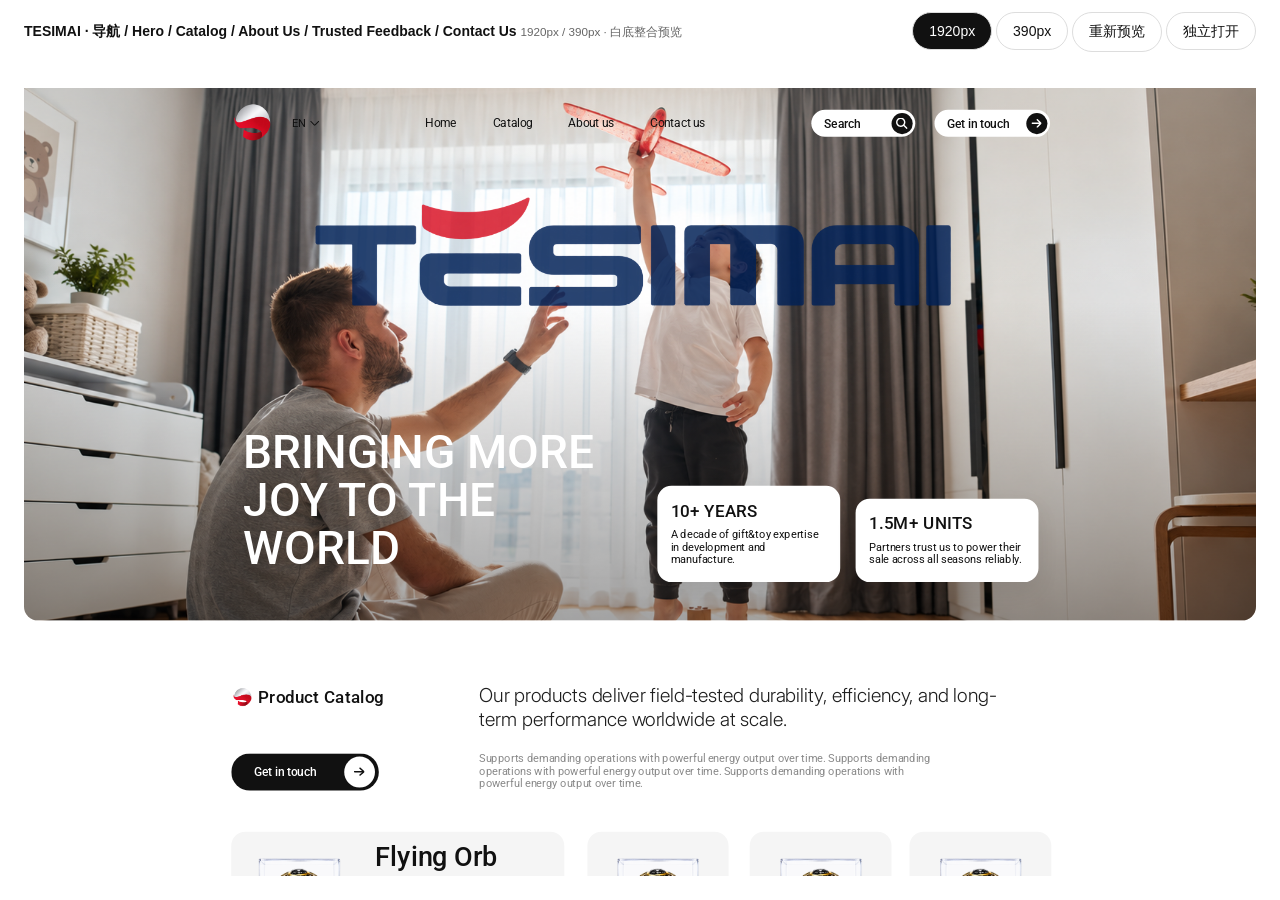
<file: docs/demos/tesimai-landing/preview.html>
<!doctype html><html lang="zh-CN"><meta charset="utf-8"><meta name="viewport" content="width=device-width,initial-scale=1"><title>TESIMAI 预览工作台</title><style>*{box-sizing:border-box}body{margin:0;background:#fff;font:14px Arial;color:#111}header{height:64px;display:flex;align-items:center;justify-content:space-between;padding:0 24px;background:#fff;gap:12px}button,a{font:inherit;border:1px solid #ddd;background:white;padding:10px 16px;border-radius:20px;text-decoration:none;color:#111;cursor:pointer}button.active{background:#111;color:white}#stage{height:calc(100vh - 64px);overflow:hidden;padding:24px;display:flex;justify-content:center;align-items:flex-start}#wrap{flex:none}iframe{border:0;display:block;background:#fff;transform-origin:top left}small{color:#666} @media(max-width:650px){header{padding:8px;height:100px;flex-wrap:wrap}#stage{padding:12px;height:calc(100vh - 100px)}small{display:none}}</style><header><div><b>TESIMAI · 导航 / Hero / Catalog / About Us / Trusted Feedback / Contact Us</b> <small>1920px / 390px · 白底整合预览</small></div><div><button id="d" class="active">1920px</button> <button id="m">390px</button> <button id="r">重新预览</button> <a href="index.html" target="_blank">独立打开</a></div></header><div id="stage"><div id="wrap"><iframe title="TESIMAI 可操作预览" src="index.html"></iframe></div></div><script>let width=1920;const f=document.querySelector('iframe'),s=document.querySelector('#stage'),w=document.querySelector('#wrap');function size(){let padding=innerWidth<650?24:48;const scale=Math.min(1,(s.clientWidth-padding)/width),h=Math.max(600,(s.clientHeight-padding)/scale);f.style.width=width+'px';f.style.height=h+'px';f.style.transform='scale('+scale+')';w.style.width=width*scale+'px';w.style.height=h*scale+'px';document.querySelector('#d').classList.toggle('active',width===1920);document.querySelector('#m').classList.toggle('active',width===390)}document.querySelector('#d').onclick=()=>{width=1920;size()};document.querySelector('#m').onclick=()=>{width=390;size()};document.querySelector('#r').onclick=()=>f.contentWindow.location.reload();onresize=size;size();</script></html>
</file>
<file: docs/demos/tesimai-landing/style.css>
@font-face{font-family:Roboto;src:url('assets/Roboto.ttf') format('truetype');font-weight:100 900;font-display:swap}*{box-sizing:border-box}html{scroll-behavior:smooth}body{margin:0;background:#f5f5f5;color:#111;font-family:Roboto,Arial,sans-serif}button,input{font:inherit}button{cursor:pointer;color:inherit;border:0;background:none}button:focus-visible,input:focus-visible{outline:2px solid #2b4773;outline-offset:4px}button:disabled{cursor:default}img{display:block;max-width:100%}[hidden]{display:none!important}#header{position:fixed;inset:0 0 auto;z-index:20;border-radius:0 0 22px 22px;transition:background .18s,transform .25s;color:#111}.nav-inner{height:110px;max-width:1278px;margin:auto;display:flex;align-items:center;gap:24px}.brand{padding:0;width:72px;height:72px;flex:none}.brand img{width:100%;height:100%;object-fit:contain}.language{display:flex;align-items:center;gap:7px;min-height:44px;padding:0;font-size:16.5px}.language img{width:14px;height:8px;object-fit:contain;transition:transform .18s}.language[aria-expanded=true] img{transform:rotate(180deg)}#desktop-nav{display:flex;gap:48px;margin-left:auto;margin-right:50px;align-items:center}#desktop-nav button,.menu-nav button{white-space:nowrap;padding:12px 0;font-size:18px}.nav-actions{display:flex;gap:30px}.pill{display:flex;align-items:center;justify-content:space-between;border-radius:9999px;background:#fff;color:#111;font-weight:500}.pill i{border-radius:50%;background:#111;display:grid;place-items:center;flex:none}.pill i img{object-fit:contain;filter:brightness(0) invert(1)}#header.solid,#header:focus-within,#header.open{background:#fff}.solid .pill,#header:focus-within .pill,#header.open .pill{background:#111;color:#fff}.solid .pill i,#header:focus-within .pill i,#header.open .pill i{background:#fff}.solid .pill i img,#header:focus-within .pill i img,#header.open .pill i img{filter:brightness(0)}#header.hide{transform:translateY(-110%)}#menu-open,.nav-wordmark{display:none}.photo{height:829.5px;position:relative;overflow:hidden;border-radius:0 0 22px 22px}.photo picture,.photo picture>img,.shade{position:absolute;inset:0;width:100%;height:100%}.photo picture>img{object-fit:cover;object-position:center top}.shade{background:linear-gradient(#ffffff29,transparent 40%,#0000005c)}.hero-content{max-width:1278px;height:100%;margin:auto;position:relative}.hero-wordmark{position:absolute;width:1032px;height:345px;object-fit:contain;left:112.5px;top:94.5px;opacity:.85;--dx:0px;--dy:-40px}h1{position:absolute;left:21px;bottom:75px;width:598.5px;font-size:72px;line-height:75px;font-weight:500;margin:0;color:white;--dx:-40px;--dy:0px}.hero-cta{display:none}#hero{position:relative}.cards{position:absolute;bottom:60px;left:calc(50% + 27px);display:flex;align-items:flex-end;gap:24px;--dx:40px;--dy:0px}.card{width:285px;padding:12px;background:#fff;border-radius:22px;box-shadow:0 15px 35px #00000014;cursor:default}.card-media{height:0;opacity:0;overflow:hidden;border-radius:22px;transition:height .4s cubic-bezier(.22,1,.36,1),opacity .3s,margin .4s;margin-bottom:0}.card-media img{width:100%;height:100%;object-fit:var(--fit,cover);object-position:var(--focus,50% 50%)}.card-text{padding:10px 9px 12px}.card h2{font-size:27px;line-height:36px;font-weight:500;margin:0 0 9px}.card p{font-size:16.5px;line-height:19.5px;margin:0;overflow-wrap:anywhere}.enter{animation:arrival .8s cubic-bezier(.22,1,.36,1) both}@keyframes arrival{from{opacity:0;transform:translate(var(--dx),var(--dy))}to{transform:none}}#desktop-panel{position:absolute;top:94px;background:white;border-radius:22px;padding:24px;max-height:calc(100dvh - 115px);overflow:auto}#desktop-panel.lang-panel{width:246px}#desktop-panel.search-panel{width:560px}.language-list{display:flex;flex-direction:column;gap:0}.language-list button{text-align:left;font-size:20px;line-height:26px;padding:12px 16px;min-height:48px;border-radius:12px}.language-list button:hover{background:#f5f5f5}.search-top{display:flex;align-items:center;justify-content:space-between;margin-bottom:18px}.close{width:44px;height:44px;display:grid;place-items:center;padding:0}.close i{width:24px;height:24px;background:#111;border-radius:50%;display:grid;place-items:center}.close i:before{content:'';position:absolute;width:20px;height:20px;background:white;border-radius:50%}.close img{position:relative;width:12px;height:12px}.search-field{display:flex;align-items:center;border-radius:999px;background:#f5f5f5;padding:0 16px}.search-field input{width:100%;border:0;background:transparent;min-width:0;height:48px;font-size:18px;color:#111;outline-offset:0}.search-field button{font-size:22px;min-width:40px;min-height:44px}.results{padding:20px 0;min-height:160px;max-height:300px;overflow:auto}.results p{font-size:16px;line-height:1.5;margin:0 0 10px}.result{display:block;text-align:left;width:100%;padding:14px 12px;border-radius:16px}.result:hover{background:#f5f5f5}.result strong,.result small{display:block;margin-bottom:8px}.result strong{font-size:20px}.result small{font-size:14px;color:#555}.result span{font-size:16px;line-height:1.4}.clear-query{text-decoration:underline;padding:10px 0}.menu-top{height:75px;position:relative;display:flex;align-items:center;justify-content:space-between;padding:0 20px}.menu-logo{position:absolute;width:183px;height:61px;object-fit:contain;left:calc(50% - 91.5px);top:4px;pointer-events:none}#menu{position:fixed;inset:0 0 auto;z-index:30;background:white;border-radius:0 0 22px 22px;height:var(--menu-height,468.3px);max-height:100dvh;display:flex;flex-direction:column}#menu-content{min-height:0;overflow:auto;flex:1;padding:0 24px 20px;display:flex;flex-direction:column}.menu-nav{display:flex;flex-direction:column;align-items:center;justify-content:center;flex:1;gap:0}.menu-nav button{font-size:13px;min-height:44px;padding:8px 16px}.menu-search{align-self:center;background:#111;color:white}.menu-search i{background:white}.menu-search img{filter:brightness(0)!important}#menu .language-list{padding-top:15px}#menu .language-list button{font-size:18px}#menu .search-field input{font-size:16px}#menu .search-top{font-size:14px;margin:8px 0 16px}#toast{position:fixed;z-index:50;bottom:24px;left:50%;transform:translateX(-50%);background:#111;color:white;padding:14px 22px;border-radius:22px;max-width:90vw;box-shadow:0 5px 20px #0003;font-size:14px}html.locked{overflow:hidden}body.locked{position:fixed;width:100%}@media(hover:hover) and (pointer:fine){.card:hover .card-media{height:var(--media-height,165px);opacity:1;margin-bottom:12px}#header:hover{background:#fff}#header:hover .pill{background:#111;color:#fff}#header:hover .pill i{background:white}#header:hover .pill i img{filter:brightness(0)}}@media(hover:none),(pointer:coarse){.card-media{height:var(--media-height,165px);opacity:1;margin-bottom:12px}}
@media(min-width:900px) and (max-width:1400px){.nav-inner{padding:0 25px;gap:18px}#desktop-nav{gap:24px;margin-right:20px}.nav-actions{gap:16px}.hero-content{width:94%}.hero-wordmark{width:80%;left:10%}h1{font-size:54px;line-height:1.06;width:45%;left:0}.cards{left:auto;right:3%;gap:16px;max-width:calc(51.7% - 24px)}.card{width:240px;flex:1;min-width:0}.card h2{font-size:24px}.card p{font-size:15px}}
@media(max-width:899px){#header:not(.solid):not(.open){background:transparent}.nav-inner{height:75px;padding:0 26px 0 18px;justify-content:space-between;gap:0}.brand{width:41px;height:41px}#header .language,#desktop-nav,.nav-actions{display:none}#menu-open{display:grid;place-items:center;width:44px;height:44px;padding:0}#menu-open img{width:21.3px;height:15.8px}.nav-wordmark{width:197px;height:66px;object-fit:contain;position:absolute;left:calc(50% - 98.5px);top:4px;display:none}#header.solid .nav-wordmark{display:block}.photo{height:calc(100vw * 669 / 390)}.hero-content{width:100%}.hero-wordmark{width:87.7%;height:auto;aspect-ratio:3;left:6.15%;top:8.37%;--dy:-30px}h1{font-size:33px;line-height:50px;left:18.46%;width:63%;bottom:63px;text-transform:none;--dx:-30px}.hero-cta{position:absolute;display:flex;bottom:17px;left:50%;transform:translateX(-50%);background:#111;color:white}.hero-cta i{background:white}.hero-cta img{filter:brightness(0)!important}.cards{position:relative;bottom:auto;left:auto;width:100%;max-width:none;display:grid;grid-template-columns:1fr 1fr;gap:9px;padding:8px 6px 30px;align-items:stretch;--dx:30px}.card{width:auto;min-width:0;padding:8px;box-shadow:0 10px 30px #00000012}.card-media,.card:hover .card-media{height:var(--mobile-media-height,110px);opacity:1;margin-bottom:12px}.card h2{font-size:18px;line-height:24px;margin:0 0 9px}.card p{font-size:11px;line-height:13px}.card-text{padding:0 6px 8px}#desktop-panel{display:none!important}}
@media(prefers-reduced-motion:reduce){*{scroll-behavior:auto!important;animation:none!important;transition:none!important}}

/* Search accepts input directly in the rounded field; close artwork is centered. */
.search-field input:focus,.search-field input:focus-visible{outline:none;box-shadow:none}
.close i{position:relative;background:#fff;border:2px solid #111}
.close i:before{content:none}

/* Search refinement: existing Roboto, neutral palette and 22px panel radius.
   Design dials: variance 3 / motion 1 / density 3; preserve established behavior. */
#desktop-panel.search-panel{padding:24px;width:560px;display:grid;grid-template-columns:minmax(0,1fr) 44px;column-gap:12px;row-gap:0}
.search-panel .search-top{display:contents}
.search-panel .search-top .close{grid-column:2;grid-row:1;align-self:center}
.search-panel .search-field{grid-column:1;grid-row:1}
.search-panel .results{grid-column:1 / -1}
.search-field{padding:0 16px;background:#f3f3f3;min-height:52px}
.search-field input{height:52px;font-size:16px;line-height:24px;padding:0;appearance:none;-webkit-appearance:none}
.search-field input::placeholder{color:#666;opacity:1}
.search-field input::-webkit-search-cancel-button{display:none}
.search-field button{padding:0;width:36px;min-width:36px;color:#555}
.results{padding:28px 16px 8px;min-height:156px}
.results>p:first-child{font-size:16px;line-height:24px;font-weight:500;margin-bottom:8px;color:#111}
.results>p+ p{font-size:14px;line-height:22px;color:#666;margin-bottom:0}
.clear-query{font-size:14px;line-height:22px;font-weight:500;padding:0;margin-top:20px;text-underline-offset:4px;min-height:32px}
.result{padding:16px 0;border-radius:0;text-align:left;transition:background .15s}
.result+.result{border-top:1px solid #eee}
.result strong{font-size:18px;line-height:26px;font-weight:500;margin:0 0 4px}
.result small{font-size:12px;line-height:18px;color:#666;margin:0 0 8px}
.result span{display:block;font-size:14px;line-height:22px;color:#555}
#menu .search-top{margin:4px 0 16px;min-height:36px}
#menu .search-top button{padding:6px 0;font-size:14px;line-height:24px}
#menu .results{padding:24px 16px 12px;max-height:none;min-height:0}
@media(prefers-reduced-motion:reduce){.result{transition:none}}

/* Mobile search: a full-width, editorial search surface. Existing actions preserved. */
#menu-content.is-search{display:flex;flex-direction:column;padding:8px 24px 24px;gap:0}
#menu .is-search .search-top{display:flex;flex-direction:column;align-items:flex-start;gap:14px;margin:0 0 20px;min-height:auto}
#menu .is-search [data-back]{display:flex;align-items:center;gap:8px;height:32px;padding:0;color:#666;font-size:13px;line-height:20px}
#menu .is-search [data-back] img{width:12px;height:7px;transform:rotate(90deg);opacity:.65}
.mobile-search-title{font-size:30px;line-height:36px;letter-spacing:-.7px;font-weight:500;margin:0;color:#111}
#menu .is-search .search-field{flex:none;padding:0 18px;min-height:54px;background:#f3f3f3;border-radius:22px}
#menu .is-search .search-field input{font-size:16px;height:54px}
#menu .is-search .results{padding:24px 2px 12px;min-height:0;max-height:none;overflow:auto;flex:1}
#menu .is-search .results>p:first-child{font-size:14px;line-height:22px;font-weight:500;color:#333;margin:0 0 6px}
#menu .is-search .results>p+p{font-size:13px;line-height:20px;color:#777;margin:0;max-width:280px}
#menu .is-search .result strong{font-size:16px;line-height:24px}
#menu .is-search .result span{font-size:13px;line-height:20px}
/* 22px concave shoulders connect desktop dropdowns to the navigation. */
@media(min-width:900px){
#header:has(#desktop-panel:not([hidden]))::before,
#header:has(#desktop-panel:not([hidden]))::after{content:'';position:absolute;top:109px;width:23px;height:23px;pointer-events:none}
#header:has(#desktop-panel:not([hidden]))::before{background:radial-gradient(circle at bottom left,transparent 21.5px,#fff 22px)}
#header:has(#desktop-panel:not([hidden]))::after{background:radial-gradient(circle at bottom right,transparent 21.5px,#fff 22px)}




#desktop-panel{border-top-left-radius:0;border-top-right-radius:0}
}
/* Mobile navigation shares the menu wordmark size; compact white header. */
@media(max-width:899px){
.nav-wordmark{width:183px;height:61px;left:calc(50% - 91.5px);top:50%;transform:translateY(-50%)}
#header.solid .nav-inner{height:64px}
}
/* Shared mobile top rail keeps the wordmark and control centers stationary. */
@media(max-width:899px){
#header .nav-inner{height:64px;padding:0 20px;gap:0}
#header .brand{width:44px;height:44px;display:grid;place-items:center}
#header .brand img{width:41px;height:41px}
#menu .menu-top{height:64px;min-height:64px;flex:none;padding:0 20px}
#menu .menu-logo{width:183px;height:61px;left:calc(50% - 91.5px);top:50%;transform:translateY(-50%)}
#mobile-language{width:44px;justify-content:center;font-size:14px;gap:5px}
#mobile-language span{white-space:nowrap}
#mobile-language img{width:12px;flex:none}
#menu:not([hidden]) .menu-top>.language,#menu:not([hidden]) .menu-top>.close{animation:menu-control-in .18s ease-out both}
@keyframes menu-control-in{from{opacity:0}to{opacity:1}}
}
@media(prefers-reduced-motion:reduce){#menu:not([hidden]) .menu-top>.language,#menu:not([hidden]) .menu-top>.close{animation:none}}

/* Preserve text flow and a separate arrow area for translated/long CTA labels. */
.pill{min-width:0}.pill span{min-width:0;white-space:normal;overflow-wrap:anywhere}.pill i{flex-shrink:0}.card h2,h1{overflow-wrap:anywhere}
</file>
<file: docs/demos/tesimai-landing/catalog/catalog.css>
@font-face{font-family:Inter;src:url('assets/Inter.ttf') format('truetype');font-weight:100 900;font-display:swap}
 .catalog button:focus-visible,.catalog [tabindex]:focus-visible{outline:2px solid #2b4773;outline-offset:4px}
.catalog{font-family:Roboto,Arial,sans-serif;background:#fff;--ease:cubic-bezier(.22,1,.36,1);--duration:500ms}
.catalog-shell{width:min(100%,1350px);margin:auto;padding:97.5px 34.5px 103.5px 37.5px;position:relative;container-type:inline-size}
.catalog-header{display:grid;grid-template-columns:330px minmax(0,1fr);gap:57px;min-height:168px}
.catalog-label{display:flex;align-items:center;gap:6.5px;margin:4.5px 0 0;font-weight:500;font-size:27px;line-height:21px;white-space:normal}
.catalog-label img{width:36px;height:36px;object-fit:cover;border-radius:22px;flex:none}.catalog-label span{transform:translateY(-1px)}
.catalog-copy h2{font:300 30px/37.5px Inter,Arial,sans-serif;color:#1f1f1f;margin:0;max-width:849px;letter-spacing:0}
.catalog-summary{font-size:16.5px;line-height:19.5px;color:#8a8a8a;max-width:727.5px;margin:33px 0 0}
.catalog-viewport{margin-top:63px}.catalog-track{display:flex;align-items:stretch}
.catalog-card{flex:220.5 1 0;min-width:0;background:#f5f5f5;border-radius:22px;min-height:246px;padding:18px 0;overflow:hidden;display:flex;align-items:flex-start;transition:flex-grow var(--duration) var(--ease);cursor:pointer;position:relative}
.catalog-card:nth-child(2){margin-left:36px}.catalog-card:nth-child(3){margin-left:33px}.catalog-card:nth-child(4){margin-left:28.5px}
.catalog-card.is-active{flex-grow:519;cursor:default}.catalog-card.is-link{cursor:pointer}
.catalog-image{width:177px;height:210px;flex:none;margin-left:22.5px;transition:margin-left var(--duration) var(--ease);border-radius:22px;overflow:hidden}
.catalog-card.is-active .catalog-image{margin-left:18px}
.catalog-image picture{display:block;width:100%;height:100%}.catalog-image img{width:100%;height:100%;object-fit:contain;object-position:center;display:block;user-select:none;-webkit-user-drag:none;transition:transform 250ms var(--ease)}
.catalog-info{flex:none;width:246px;margin-left:30px;padding-top:1.5px;opacity:0;transform:translateY(8px);visibility:hidden;transition:opacity 80ms linear,transform 80ms linear,visibility 0s 80ms;pointer-events:none}
.catalog-card.is-active .catalog-info{opacity:1;transform:none;visibility:visible;transition:opacity 230ms ease-out 100ms,transform 300ms var(--ease) 100ms,visibility 0s}
.catalog-info h3{font-size:42px;line-height:42px;font-weight:500;letter-spacing:0;margin:0}
.catalog-subtitle{font-size:24px;line-height:24px;margin:7.5px 0 0}
.catalog-description{font-size:16.5px;line-height:19.5px;color:#8a8a8a;width:225px;max-width:100%;margin:63px 0 0}
.catalog-divider{height:1.5px;background:#d9d9d9;border-radius:22px;margin-top:34.5px}
.catalog-cta{position:absolute;top:206.5px;left:38px}
.catalog-pagination{display:none}.catalog-announcement{position:absolute;width:1px;height:1px;overflow:hidden;clip-path:inset(50%);white-space:nowrap}
@media(hover:hover) and (pointer:fine){.catalog-card:not(.is-active):hover .catalog-image img{transform:scale(1.025)}}
@media(min-width:900px) and (max-width:1349px){
.catalog-shell{padding-left:24px;padding-right:24px}.catalog-header{grid-template-columns:26% minmax(0,1fr);gap:4.46%}.catalog-label{font-size:clamp(18px,2cqw,27px)}.catalog-copy h2{font-size:clamp(23px,2.35cqw,30px);line-height:1.25}.catalog-summary{font-size:15px}.catalog-cta{left:24px}
.catalog-card:nth-child(n+2){margin-left:2.54%}.catalog-image{width:13.85cqw;height:16.43cqw;margin-left:1.76cqw}.catalog-card.is-active .catalog-image{margin-left:1.41cqw}.catalog-info{width:19.25cqw;margin-left:2.35cqw}.catalog-info h3{font-size:3.28cqw;line-height:1}.catalog-subtitle{font-size:1.88cqw;line-height:1;margin-top:.59cqw}.catalog-description{font-size:clamp(12px,1.29cqw,16.5px);line-height:1.18;margin-top:4.93cqw;width:17.61cqw}.catalog-card{min-height:calc(16.43cqw + 36px)}
}
@media(max-width:899px){
.catalog-shell{max-width:600px;min-height:450px;padding:20px 0 54px}
.catalog-header{display:block;min-height:0}.catalog-label{font-size:12px;line-height:14px;gap:5px;margin:0 15px}.catalog-label img{width:19px;height:19px}.catalog-label span{transform:translateY(1px)}
.catalog-copy h2{font-size:15px;line-height:17px;font-weight:400;margin:16px 21px 0 18px;max-width:none;min-height:51px}.catalog-summary{display:none}
.catalog-viewport{margin:27px 8px 0 6px;overflow:hidden;touch-action:pan-y pinch-zoom;border-radius:22px}
.catalog-track{transition:transform 400ms var(--ease);will-change:transform}.catalog-card,.catalog-card.is-active{flex:0 0 100%;width:100%;min-height:184px;padding:17px 12px;cursor:default;transition:none;align-items:flex-start}
.catalog-card:nth-child(n+2){margin-left:0}.catalog-image,.catalog-card.is-active .catalog-image{width:45.17%;height:auto;aspect-ratio:159 / 150;margin-left:9px;flex:none;transition:none}
.catalog-info,.catalog-card.is-active .catalog-info{min-width:0;width:auto;flex:1;margin-left:18px;padding-top:6px;opacity:1;visibility:visible;transform:none;transition:none}
.catalog-info h3{font-size:28px;line-height:28px;font-weight:500;white-space:nowrap}
.catalog-subtitle{font-size:16px;line-height:16px;margin-top:5px}.catalog-description{font-size:11px;line-height:13px;width:150px;margin-top:42px}
.catalog-pagination{height:35px;display:flex;justify-content:center;align-items:center;position:relative;isolation:isolate}
.catalog-dot{width:24px;height:35px;flex:none;border:0;padding:0;background:none;display:grid;place-items:center;cursor:pointer;position:relative}
.catalog-dot:before{content:'';width:4px;height:4px;border-radius:50%;background:#999;pointer-events:none}.catalog-dot[aria-current=true]:before{background:#111}
.catalog-pagination{cursor:pointer;touch-action:manipulation}
.catalog-divider{margin:0 24px 0 25px;height:1px}
.catalog-cta{position:relative;left:auto;top:auto;margin:15px auto 0}
.catalog-card.is-link{cursor:pointer}
.catalog-viewport.is-dragging .catalog-track{transition:none}.catalog-viewport.is-nudging{animation:catalog-nudge 650ms ease-in-out 1}
@keyframes catalog-nudge{0%,100%{transform:translateX(0)}45%{transform:translateX(-10px)}}
@media(max-width:359px){.catalog-info h3{font-size:23px;line-height:26px}.catalog-info{margin-left:10px!important}.catalog-description{font-size:11px;line-height:14px}.catalog-image,.catalog-card.is-active .catalog-image{margin-left:0}.catalog-copy h2{min-height:68px}}
@media(prefers-reduced-motion:reduce){.catalog *{animation:none!important;transition:none!important;scroll-behavior:auto!important}}
/* Figma uses the original static optical metrics of these font families. */
.catalog{font-optical-sizing:none}
@media(max-width:899px){.catalog-info,.catalog-card.is-active .catalog-info{margin-left:21px}.catalog-pagination{transform:translateY(2px)}}
/* Entrance layer reserves exactly the existing viewport margins and dimensions. */
.catalog-entrance-viewport{display:flow-root}
.catalog[data-entrance=pending] :is(.catalog-label,.catalog-copy,.catalog-cta,.catalog-divider){opacity:0}
@media(min-width:900px){.catalog[data-entrance=pending] .catalog-card{opacity:0}}
@media(max-width:899px){.catalog[data-entrance=pending] :is(.catalog-entrance-viewport,.catalog-pagination){opacity:0}}
@media(prefers-reduced-motion:reduce){.catalog[data-entrance] :is(.catalog-label,.catalog-copy,.catalog-cta,.catalog-divider,.catalog-card,.catalog-entrance-viewport,.catalog-pagination){opacity:1!important;translate:none!important;scale:none!important}}

.catalog-copy,.catalog-intro{min-width:0}.catalog-label,.catalog-copy :is(h2,p),.catalog-info :is(h3,p){overflow-wrap:anywhere}
</file>
<file: docs/demos/tesimai-landing/about/about.css>
.about{overflow-x:clip;background:#fff;font-family:Roboto,Arial,sans-serif;font-optical-sizing:none;scroll-margin-top:110px;--about-ease:cubic-bezier(.22,1,.36,1)}
.about-shell{max-width:1350px;margin:auto;padding:51px clamp(24px,2.66667vw,36px) 137.57px;display:grid;--about-columns:clamp(220px,21.47887%,274.5px) minmax(0,1fr);--about-column-gap:clamp(24px,2.46479vw,31.5px);grid-template-columns:var(--about-columns);column-gap:var(--about-column-gap);grid-template-areas:"label copy" "cta copy" "content content";grid-template-rows:78px minmax(142.5px,auto) auto;align-items:start}
.about-content{grid-area:content;display:grid;grid-template-columns:var(--about-columns);column-gap:var(--about-column-gap);align-items:start;min-width:0}
.about-label{grid-area:label;display:flex;align-items:center;gap:12px;margin:0;font-size:27px;font-weight:500;line-height:21px}.about-label img{width:36px;height:36px;object-fit:cover;flex:none;border-radius:22px}
.about-copy{grid-area:copy;padding:4.5px 67.5px 0 85.5px}.about-copy h2{font:300 30px/37.5px Inter,Arial,sans-serif;color:#1f1f1f;margin:0;letter-spacing:0}.about-summary{font:400 16.5px/19.5px Roboto,Arial,sans-serif;color:#8a8a8a;margin:18px 0 0 4.5px}
.about-cta{grid-area:cta}.about-features{display:grid;gap:19.43px;min-width:0;align-self:start}.about-feature{background:#f5f5f5;border-radius:22px;padding:31.5px 15px 25px 30px;cursor:default}.about-feature:first-child{margin-right:1.5px}.about-feature:nth-child(2){padding-top:28.5px}
.about-icon{width:60px;height:60px;border-radius:22px;background:#fff;display:grid;place-items:center;filter:drop-shadow(0 1.5px 1.5px #0000000d);transition:transform 280ms var(--about-ease)}.about-icon img{width:21px;height:21px}.about-feature h3{font-size:24px;line-height:36px;font-weight:500;margin:12.07px 0 0;overflow-wrap:anywhere}.about-feature p{font-size:16.5px;line-height:19.5px;color:#8a8a8a;margin:12px 0 0;max-width:214.5px;overflow-wrap:anywhere}
.about-media{min-width:0;width:100%;max-width:100%;align-self:start}.about-media-frame{border-radius:22px;overflow:hidden;aspect-ratio:972/571.5}.about-media-settle,.about-media-content{width:100%;height:100%}.about-media-content{transition:transform 600ms var(--about-ease)}.about-media-content img,.about-media-content video{display:block;width:100%;height:100%;object-fit:cover;object-position:center}.about-divider{display:none;transform-origin:left center}
@media(hover:hover) and (pointer:fine) and (min-width:900px){.about-feature:hover .about-icon{transform:scale(1.04)}.about-media:hover .about-media-content{transform:scale(1.015)}}
@media(min-width:900px) and (max-width:1349px){.about-shell{gap:0 var(--about-column-gap)}.about-copy{padding-left:40px;padding-right:24px}.about-copy h2{font-size:clamp(23px,2.23vw,30px)}}
/* Media aspect ratio establishes row height; longer content can enlarge the shared row without overflowing. */
@media(min-width:900px){
.about-content{align-items:stretch;container-type:inline-size}.about-media{align-self:stretch}.about-media-frame{height:100%;min-height:0}
.about-features{align-self:stretch;min-height:0;grid-template-rows:repeat(2,minmax(min-content,1fr));gap:clamp(12px,1.52035cqw,19.43px)}
.about-feature{min-height:min-content;padding:clamp(8px,calc(5.51643cqw - 39px),31.5px) clamp(8px,1.17371cqw,15px) clamp(8px,calc(3.99061cqw - 26px),25px) clamp(8px,calc(5.16432cqw - 36px),30px)}
.about-feature:nth-child(2){padding-top:clamp(8px,calc(4.81221cqw - 33px),28.5px)}
.about-icon{width:clamp(32px,calc(6.57277cqw - 24px),60px);height:clamp(32px,calc(6.57277cqw - 24px),60px)}
.about-icon img{width:clamp(14px,1.6432cqw,21px);height:clamp(14px,1.6432cqw,21px)}
.about-feature h3{font-size:clamp(16px,1.87794cqw,24px);line-height:1.5;margin-top:clamp(4px,calc(1.89437cqw - 12.14px),12.07px);overflow-wrap:anywhere;word-break:normal}
.about-feature p{font-size:clamp(12px,1.29108cqw,16.5px);line-height:1.181818;margin-top:clamp(4px,calc(1.87794cqw - 12px),12px);overflow-wrap:anywhere;word-break:normal}
}
@media(max-width:899px){
.about-content{display:contents}.about{scroll-margin-top:64px}.about-shell{max-width:600px;padding:22px 11px 26px 9px;display:flex;flex-direction:column;min-height:650px}.about-label{order:0;margin-left:8px;gap:5px;font-size:12px;line-height:14px}.about-label img{width:19px;height:19px}.about-label span{transform:translateY(1px)}
.about-copy{order:1;padding:0;margin:19px 20px 0 10px}.about-copy h2{font-size:15px;line-height:17px;font-weight:400;min-height:51px}.about-summary{display:none}
.about-media{order:2;width:100%;margin-top:27px}.about-media-frame{aspect-ratio:370/211}
.about-features{order:3;width:100%;grid-template-columns:repeat(2,minmax(0,1fr));gap:14px;padding:0;margin-top:28px}.about-feature{min-height:183px;padding:21px 15px 26px 20px}.about-feature:first-child{margin-right:0}.about-feature:nth-child(2){padding-top:19px}.about-icon{width:40px;height:40px;filter:drop-shadow(0 1px 1px #0000000d)}.about-icon img{width:14px;height:14px}.about-feature h3{font-size:14px;line-height:24px;margin-top:8.05px}.about-feature p{font-size:10px;line-height:13px;margin-top:8px;max-width:143px}
.about-divider{display:block;order:4;height:1px;background:#d9d9d9;border-radius:22px;width:calc(100% - 29px);margin:18px 0 0 9px}.about-cta{order:5;align-self:center;margin:17px 6px 0 0;position:relative}.about-cta:before{content:'';position:absolute;inset:-8px 0}
}
.about[data-entrance=pending] :is(.about-label,.about-copy,.about-cta,.about-feature,.about-media,.about-divider){opacity:0}
@media(prefers-reduced-motion:reduce){.about *{transition:none!important}.about[data-entrance] :is(.about-label,.about-copy,.about-cta,.about-feature,.about-media,.about-divider,.about-media-settle){opacity:1!important;translate:none!important;scale:none!important;transform:none!important}.about-media-content,.about-icon{transform:none!important}}

.about-copy,.about-label{min-width:0}.about-copy :is(h2,p),.about-label{overflow-wrap:anywhere}
</file>
<file: docs/demos/tesimai-landing/trusted/trusted.css>
.trusted{background:#fff;overflow-x:clip;scroll-margin-top:110px;font-family:Roboto,Arial,sans-serif;font-optical-sizing:none;--trusted-ease:cubic-bezier(.22,1,.36,1)}
.trusted-shell{max-width:1350px;margin:auto;padding:39px 12px 159px 36px;display:grid;grid-template-columns:minmax(0,558fr) minmax(0,711fr);column-gap:clamp(20px,2.44444vw,33px);align-items:start;container-type:inline-size}
.trusted-left,.trusted-right{min-width:0}.trusted-left{display:flex;flex-direction:column}.trusted-label{display:flex;align-items:center;gap:9.96px;margin:0 0 0 3px;font-size:27px;line-height:40.5px;font-weight:500;color:#1f1f1f}.trusted-label img{width:36px;height:36px;flex:none;object-fit:cover;border-radius:22px}
.trusted-media{margin-top:clamp(24px,2.99539cqw,39px);min-width:0}.trusted-media-frame{width:100%;aspect-ratio:558 / 432;border-radius:22px;overflow:hidden}.trusted-media-settle,.trusted-media-content{width:100%;height:100%}.trusted-media-content{transition:transform 600ms var(--trusted-ease)}.trusted-media-content img,.trusted-media-content video{width:100%;height:100%;display:block;object-fit:cover;object-position:center}
.trusted-feedback{font-size:18px;line-height:24px;font-weight:400;color:#8f8f8f;margin:clamp(24px,2.99539cqw,39px) 0 0 3px;overflow-wrap:break-word}
.trusted-divider{height:1.5px;background:#d9d9d9;border-radius:22px;margin:clamp(30px,3.80184cqw,49.5px) 4.5px 0 9px;transform-origin:left center}
.trusted-right{display:grid;grid-template-columns:minmax(0,49.5fr) minmax(0,612fr) minmax(0,49.5fr);padding-top:6px;align-items:start}
.trusted-right h2{grid-column:2 / 4;margin:0;font-size:46.5px;line-height:46.5px;font-weight:300;color:#1f1f1f;overflow-wrap:break-word}
.trusted-cta{grid-column:2 / 4;margin-top:clamp(32px,4.37788cqw,57px)}
.trusted-map{grid-column:1 / 3;margin-top:clamp(40px,5.52995cqw,72px);width:100%;max-width:661.5px;aspect-ratio:661.5 / 438;display:grid;align-items:center;cursor:default;background:transparent;min-width:0}
.trusted-map img{display:block;width:100%;height:auto;object-fit:contain}
@media(min-width:900px) and (max-width:1349px){.trusted-shell{padding-left:24px;padding-right:24px}.trusted-label{font-size:clamp(18px,2cqw,27px);line-height:1.5}.trusted-right h2{font-size:clamp(30px,3.57143cqw,46.5px);line-height:1}.trusted-feedback{font-size:clamp(15px,1.38249cqw,18px);line-height:1.333333}}
@media(hover:hover) and (pointer:fine) and (min-width:900px){.trusted-media:hover .trusted-media-content{transform:scale(1.015)}}
@media(max-width:899px){
.trusted{scroll-margin-top:64px}.trusted-shell{max-width:600px;display:flex;flex-direction:column;padding:30px 11px 56px 10px}.trusted-left,.trusted-right{display:contents}
.trusted-label{order:0;margin:0 0 0 16px;font-size:12px;line-height:14px;gap:5px}.trusted-label img{width:19px;height:19px}
.trusted-map{order:1;width:calc(100% - 18px);max-width:none;aspect-ratio:351 / 233;margin:20px 8px 0 10px}
.trusted-right h2{order:2;font:400 15px/17px Inter,Arial,sans-serif;margin:20px 17px 0 18px}
.trusted-media{order:3;margin-top:19px;width:100%}.trusted-media-frame{aspect-ratio:369 / 243}
.trusted-feedback{order:4;font-size:12px;line-height:16px;margin:19px 0 0 12px;width:calc(100% - 24px);max-width:244px}
.trusted-divider{order:5;width:calc(100% - 28px);height:1px;margin:18px 0 0 6px}
.trusted-cta{order:6;align-self:center;margin:18px 0 0;position:relative}.trusted-cta:before{content:'';position:absolute;inset:-8px 0}
}
.trusted[data-entrance=pending] :is(.trusted-label,.trusted-right h2,.trusted-media,.trusted-feedback,.trusted-cta,.trusted-map,.trusted-divider){opacity:0}
@media(prefers-reduced-motion:reduce){.trusted *{transition:none!important}.trusted[data-entrance] :is(.trusted-label,.trusted-right h2,.trusted-media,.trusted-media-settle,.trusted-feedback,.trusted-cta,.trusted-map,.trusted-divider){opacity:1!important;translate:none!important;scale:none!important;transform:none!important}.trusted-media-content{transform:none!important}}
</file>
<file: docs/demos/tesimai-landing/integration.css>
html,body{background:#FFFFFF}
#catalog{scroll-margin-top:110px}
@media(max-width:899px){#catalog{scroll-margin-top:64px}}
/* Measured dropdown geometry, shared with its two connecting shoulders. */
@media(min-width:900px){
#header.open{border-bottom-left-radius:var(--join-left-radius,22px);border-bottom-right-radius:var(--join-right-radius,22px)}
#header #desktop-panel:not([hidden]){left:var(--drop-left);right:auto;width:var(--drop-width);top:calc(var(--nav-height,110px) - 16px)}
#header.open:has(#desktop-panel)::before,#header.open:has(#desktop-panel)::after{top:calc(var(--nav-height,110px) - 1px)}
#header.open:has(#desktop-panel)::before{left:calc(var(--drop-left) - 22px);right:auto}
#header.open:has(#desktop-panel)::after{left:calc(var(--drop-left) + var(--drop-width) - 1px);right:auto}
}
/* Preserve readable content when translated copy takes additional lines. */
.catalog-card.is-active .catalog-info h3{white-space:normal}
@media(max-width:899px){.catalog-info h3{white-space:normal}.catalog-copy h2{min-height:51px}}
</file>
<file: docs/demos/tesimai-landing/contact/contact.css>
.contact{background:#fff;color:#1f1f1f;font-family:Roboto,Arial,sans-serif;font-optical-sizing:none;scroll-margin-top:110px;--contact-ease:cubic-bezier(.22,1,.36,1)}
.contact-shell{max-width:1350px;margin:auto;padding:27px 58.5px 100.5px 49.5px;display:grid;grid-template-columns:minmax(0,367.5fr) minmax(0,819fr);gap:55.5px;container-type:inline-size}.contact-intro{min-width:0}.contact-label{display:flex;align-items:center;gap:9.96px;margin:0;font-size:27px;font-weight:500;line-height:36px}.contact-label img{width:36px;height:36px;flex:none}.contact h2{font-size:46.5px;line-height:46.5px;font-weight:300;margin:67.5px 0 0 16.5px}.contact-description{font-size:19.5px;line-height:24px;color:#8f8f8f;max-width:298.5px;margin:69px 0 0 18px}.contact-methods{margin:64.5px 0 0 19.5px;display:grid;gap:48px}.contact-methods>div{display:flex;gap:30px;align-items:center}.contact-methods i{display:grid;place-items:center;background:#f4f4f4;border-radius:22px;width:66px;height:66px;flex:none}.contact-methods img{width:24px;height:24px}.contact-methods p{margin:0;font-size:27px;line-height:40.5px}.contact-methods small{display:block;margin-top:6px;color:#8f8f8f;font-size:19px;line-height:28.5px;overflow-wrap:anywhere}
.contact-form{min-width:0;margin-top:18px;padding:60px 97.5px 57px 90px;background:#f5f5f5;border-radius:22px}.contact-fields{display:grid;grid-template-columns:repeat(auto-fit,minmax(min(100%,270px),1fr));column-gap:clamp(24px,7.3cqw,91.5px);row-gap:42px}.contact-field{min-width:0;position:relative}.contact-field:nth-child(-n+2){margin-bottom:6px}.contact-field label{display:block;font-size:27px;line-height:40.5px;margin-bottom:18px}.contact-wide{grid-column:1/-1}.contact input,.contact textarea{width:100%;min-width:0;border:1px solid transparent;background:rgba(255,255,255,.9);color:#1f1f1f;border-radius:22px;font:400 21px/31.5px Roboto,Arial,sans-serif;padding:23px 21px;box-shadow:none;outline:none}.contact input{height:79.5px}.contact input::placeholder,.contact textarea::placeholder{color:#1f1f1f;opacity:1}.contact input:focus::placeholder,.contact textarea:focus::placeholder{color:transparent}.contact textarea{display:block;height:205.5px;resize:none;overflow-y:auto;overscroll-behavior:contain}.contact [aria-invalid=true]{border-color:#a65555}.contact-error{font-size:14px;line-height:1.4;color:#974747;margin:8px 0 0}.contact-submit{margin-top:4.5px}.contact-status{font-size:16px;line-height:1.5;margin:18px 0 0;color:#555}.contact-select{position:relative}.contact-control{display:flex;min-width:0;background:#fefefe;border-radius:22px;transition:border-radius 200ms}.contact-control input{background:transparent;padding-right:8px;border-radius:22px 0 0 22px;flex:1;min-width:0;width:0}.contact-control input[readonly]{cursor:pointer}.contact-toggle{border:0;background:transparent;display:grid;place-items:center;width:44px;flex:none;cursor:pointer;border-radius:0 22px 22px 0}.contact-toggle img{width:15px;height:8px;transition:transform 200ms var(--contact-ease)}.contact-select.is-open .contact-toggle img{transform:rotate(180deg)}.contact-select.is-open .contact-control,.contact-select.is-open input{border-bottom-left-radius:0;border-bottom-right-radius:0}.contact-field:has(.is-open){z-index:3}.contact-options{position:absolute;top:100%;left:0;right:0;max-height:min(260px,var(--options-space,260px));overflow-y:auto;overscroll-behavior:contain;background:#fefefe;border-radius:0 0 22px 22px;box-shadow:none;visibility:hidden;opacity:0;transform:translateY(-4px);transition:opacity 200ms,transform 200ms,visibility 200ms;pointer-events:none}.contact-select.is-open .contact-options{visibility:visible;opacity:1;transform:none;pointer-events:auto}.contact-option{font-size:18px;line-height:1.4;padding:12px 21px;min-height:44px;cursor:pointer;overflow-wrap:anywhere}.contact-option:hover,.contact-option[data-active=true]{background:#eee}.contact-option[aria-selected=true]{font-weight:500}.contact-no-options{padding:16px;font-size:16px;margin:0}.contact-submit :focus-visible{outline:2px solid #747474;outline-offset:3px}.contact-field :is(input,textarea,button):is(:focus,:focus-visible,:active){outline:none;box-shadow:none}
@media(min-width:900px) and (max-width:1349px){.contact-shell{padding-left:24px;padding-right:24px;gap:clamp(25px,4.1vw,55.5px)}.contact-form{padding:clamp(30px,4.8cqw,60px) clamp(28px,7.3cqw,90px)}.contact-label{font-size:clamp(18px,2.1cqw,27px)}.contact h2{font-size:clamp(30px,3.74cqw,46.5px);line-height:1}.contact-description{font-size:clamp(15px,1.57cqw,19.5px);line-height:1.3}.contact-field label{font-size:clamp(18px,2.17cqw,27px);line-height:1.5}.contact input,.contact textarea{font-size:clamp(14px,1.69cqw,21px);line-height:1.5;padding:16px 14px}.contact input{height:clamp(53px,6.4cqw,79.5px)}.contact-methods{margin-left:16.5px}.contact-methods>div{gap:18px}.contact-methods p{font-size:20px}.contact-methods small{font-size:14px}.contact-methods i{width:48px;height:48px}.contact-toggle{width:38px}}
@media(max-width:899px){.contact{scroll-margin-top:64px}.contact-shell{display:block;max-width:600px;padding:12px 10px 41px}.contact-label{font-size:12px;line-height:19px;margin-left:17px;gap:5px}.contact-label img{width:19px;height:19px}.contact h2{font:400 15px/17px Inter,Arial,sans-serif;margin:19px 19px 0;max-width:245px}.contact-description,.contact-methods{display:none}.contact-form{margin-top:24px;padding:33px 30px 42px 29px}.contact-fields{grid-template-columns:minmax(0,1fr);gap:23px}.contact-field:nth-child(-n+2){margin-bottom:0}.contact-field label{font-size:18px;line-height:27px;margin-bottom:12px}.contact input,.contact textarea{font-size:16px;line-height:21px;padding:15px 12px}.contact input{height:53px}.contact textarea{height:137px}.contact-toggle{width:44px}.contact-toggle img{width:10px;height:5px}.contact-submit{margin-top:2px;justify-self:center;width:100%}.contact-submit .section-cta{margin:auto;position:relative}.contact-submit .section-cta:before{content:'';position:absolute;inset:-8px 0}.contact-options{max-height:min(240px,40svh,var(--options-space,240px))}.contact-option{font-size:14px;padding:12px}.contact-error{font-size:12px}.contact-status{font-size:14px}.contact-no-options{font-size:14px}}
@media(min-width:600px) and (max-width:899px){.contact-fields{grid-template-columns:repeat(auto-fit,minmax(min(100%,230px),1fr));gap:24px 32px}.contact-form{padding:32px 16px}.contact h2{max-width:377px;font-size:18px;line-height:21px}.contact textarea{height:180px}}
.contact[data-entrance=pending] :is(.contact-label,h2,.contact-description,.contact-methods,.contact-form){opacity:0}
@media(prefers-reduced-motion:reduce){.contact *{transition:none!important}.contact[data-entrance] :is(.contact-label,h2,.contact-description,.contact-methods,.contact-form,.contact-field,.contact-submit){opacity:1!important;translate:none!important;scale:none!important}}

.contact-select.opens-up .contact-options{top:auto;bottom:100%;border-radius:22px 22px 0 0}.contact-select.is-open.opens-up .contact-control{border-radius:0 0 22px 22px}.contact-select.is-open.opens-up input{border-top-left-radius:0;border-top-right-radius:0;border-bottom-left-radius:22px}

.contact[data-keyboard-focus] .contact-control:has(input[role="combobox"]:focus-visible){box-shadow:inset 0 0 0 1px #747474}
.contact[data-keyboard-focus] input[role="combobox"]:focus-visible::placeholder{color:#1f1f1f}
.contact[data-keyboard-focus] :is([data-field="business"],[data-field="source"]) input:not([readonly]):focus-visible::placeholder{color:transparent}
</file>
<file: docs/demos/tesimai-landing/footer/footer.css>
/* Layout is content driven; only the background occupies an absolute layer. */
.footer{position:relative;isolation:isolate;border-radius:22px 22px 0 0;color:#fff;--footer-ease:cubic-bezier(.22,1,.36,1)}
.footer-media,.footer-overlay{position:absolute;inset:0;border-radius:inherit;overflow:hidden;pointer-events:none;z-index:-2}
.footer-media>img,.footer-media>video{width:100%;height:100%;object-fit:cover;object-position:50% 50%;display:block}
.footer-overlay{z-index:-1;background:linear-gradient(#ffffff1a,transparent 50%,#0000001a)}
.footer-content{width:min(100% - 64px,1177px);margin:auto;min-height:654px;padding:64px 0 20px;display:grid;grid-template-columns:minmax(140px,170px) minmax(0,1fr) auto;grid-template-areas:'heading heading top' 'nav contacts .' 'brand brand brand';column-gap:44px;row-gap:0;align-content:start}
.footer h2{grid-area:heading;margin:0;font-size:clamp(44px,3.75vw,72px);line-height:1.042;font-weight:500;overflow-wrap:anywhere;max-width:760px}
.footer-top-wrap{grid-area:top;justify-self:end;padding-top:23px;min-width:0}
.footer-top{display:flex;align-items:center;background:#fff;color:#111;border-radius:99px;font-weight:500;transition:transform .2s var(--footer-ease)}
.footer-top span{min-width:0;overflow-wrap:anywhere}.footer-top i{display:grid;place-items:center;border-radius:50%;background:#111;flex:none}.footer-top img{transition:transform .2s var(--footer-ease)}
.footer-nav{grid-area:nav;display:flex;flex-direction:column;align-items:start;margin-top:80px;padding-left:66px;min-width:0}
.footer-nav button{font-size:18px;line-height:1.75;min-height:37.5px;text-align:left;padding:3px 0;color:inherit;opacity:.9;max-width:100%;overflow-wrap:anywhere;transition:transform .2s var(--footer-ease),opacity .2s}
.footer-contacts{grid-area:contacts;align-self:end;display:grid;gap:16px;min-width:0;padding-bottom:0}
.footer-contact{display:flex;gap:15px;align-items:center;min-width:0;color:#ffffffd9;text-decoration:none;width:fit-content;max-width:100%;font-size:15px;line-height:1.9}
.footer-contact i{display:grid;place-items:center;width:39px;height:39px;background:#fff;border-radius:50%;flex:none;transition:transform .2s var(--footer-ease)}
.footer-contact i img{width:31.5px;height:31.5px;object-fit:contain}.footer-contact:nth-child(2) i img{width:100%;height:100%}.footer-contact p{margin:0;min-width:0}.footer-contact p span{display:block;overflow-wrap:anywhere}.footer-contact-value{line-height:1.5}.footer-contact:nth-child(2) .footer-contact-value{font-size:13.5px}
.footer-brand{grid-area:brand;display:flex;align-items:center;gap:55px;width:min(100%,1070px);margin:20px auto 0;min-width:0}.footer-mark{width:15.84%;flex:none;object-fit:contain}.footer-wordmark{width:0;flex:1;min-width:0;object-fit:contain;opacity:.85}
.footer :focus-visible{outline:2px solid white;outline-offset:5px}
.footer[data-entrance=pending] :is(h2,.footer-top-wrap,.footer-nav,.footer-contacts,.footer-brand){opacity:0}
@media(hover:hover) and (pointer:fine){.footer-nav button:hover{opacity:1;transform:translateX(5px)}.footer-contact:hover i{transform:scale(1.05)}.footer-contact:hover{color:white}.footer-top:hover{transform:scale(1.015)}.footer-top:hover img{transform:translateY(-3px)}}
.footer-top:active{transform:scale(.98)}.footer-nav button:active{opacity:.7}
@media(max-width:899px){
 .footer-content{width:100%;min-height:639px;padding:35px 27px 37px;grid-template-columns:minmax(0,1fr);grid-template-areas:'brand' 'heading' 'nav' 'contacts' 'top';justify-items:center}
 .footer-brand{margin:0;width:100%;gap:15px}.footer-mark{width:16.37%}.footer-wordmark{opacity:1}
 .footer h2{margin-top:25px;font-size:clamp(32px,9.744vw,48px);line-height:1.316;text-align:center;width:100%;max-width:600px}
 .footer-nav{margin-top:85px;padding:0;align-items:start;justify-self:center}.footer-nav button{font-size:12px;line-height:21px;min-height:33px;padding:6px 0}
 .footer-contacts{margin-top:77px;display:grid;grid-template-columns:repeat(2,minmax(0,1fr));width:min(100%,230px);gap:0;align-items:start}
 .footer-contact{display:flex;flex-direction:column;gap:0;justify-self:center;text-align:center;width:100%;font-size:10px;line-height:19px}.footer-contact i{width:20px;height:20px;margin-bottom:1px}.footer-contact i img{width:16px;height:16px}.footer-contact:nth-child(2) .footer-contact-value{font-size:9px}
 .footer-top-wrap{padding:0;margin-top:17px;justify-self:center}
 .footer-media>img,.footer-media>video{object-position:50% 50%}.footer-overlay{background:none}
}
@media(prefers-reduced-motion:reduce){.footer[data-entrance] :is(h2,.footer-top-wrap,.footer-nav,.footer-contacts,.footer-brand){opacity:1;translate:none;scale:none}.footer *{transition:none!important}.footer button:hover,.footer button:active,.footer-contact:hover i,.footer-top:hover img{transform:none}}
</file>
<file: docs/demos/tesimai-landing/components.css>
/* Shared role tokens: 1920px maxima, bounded desktop interpolation, independent mobile values. */
:root{--font-display:clamp(44px,3.75vw,72px);--font-heading:clamp(30px,2.421875vw,46.5px);--font-section-heading:clamp(23px,1.5625vw,30px);--font-label:clamp(19px,1.40625vw,27px);--font-body:clamp(15px,.859375vw,16.5px);--font-feedback:clamp(15px,.9375vw,18px);--font-nav:clamp(14px,.9375vw,18px);--font-small:clamp(13px,.78125vw,15px);--font-input:clamp(16px,1.09375vw,21px);--font-form-label:clamp(20px,1.40625vw,27px);--font-cta:clamp(15px,.9375vw,18px)}
/* Three size variants share one content-sized label/circle implementation. */
.section-cta{--cta-font:var(--font-cta);--cta-height:clamp(44px,3.046875vw,58.5px);--cta-circle:clamp(34px,2.5vw,48px);--cta-icon:clamp(14px,.9375vw,18px);--cta-start:clamp(18px,1.875vw,36px);--cta-end:clamp(4px,.3125vw,6px);--cta-gap:clamp(8px,.83333vw,16px);--cta-min:clamp(170px,11.953125vw,229.5px);background:#111;color:white;font-weight:500;border:0;cursor:pointer}
.pill,.footer-top{--cta-font:var(--font-cta);--cta-height:42px;--cta-circle:clamp(28px,1.71875vw,33px);--cta-icon:clamp(14px,.9375vw,18px);--cta-start:clamp(12px,1.041667vw,20px);--cta-end:4.5px;--cta-gap:clamp(8px,.833333vw,16px);--cta-min:0px}
.footer-top{--cta-font:clamp(14px,.859375vw,16.5px);--cta-circle:clamp(28px,1.875vw,36px);--cta-start:clamp(12px,.78125vw,15px);--cta-end:3px;--cta-gap:clamp(8px,.729167vw,14px)}
:is(.section-cta,.pill,.footer-top){display:inline-flex;align-items:center;justify-content:space-between;width:fit-content;max-width:100%;min-width:min(100%,var(--cta-min));height:auto;min-height:var(--cta-height);padding:var(--cta-end) var(--cta-end) var(--cta-end) var(--cta-start);gap:var(--cta-gap);font-size:var(--cta-font);line-height:1.5;border-radius:9999px;white-space:normal}
:is(.section-cta,.pill,.footer-top)>span{min-width:0;white-space:normal;word-break:normal;overflow-wrap:anywhere;hyphens:manual;text-overflow:clip}
:is(.section-cta,.pill,.footer-top)>i{width:var(--cta-circle);height:var(--cta-circle);flex:0 0 var(--cta-circle);border-radius:50%;display:grid;place-items:center}
.section-cta i{background:white}.section-cta img{object-fit:contain}
:is(.section-cta,.pill,.footer-top)>i>img{width:var(--cta-icon);height:var(--cta-icon);object-fit:contain}
 .header-left{display:contents}
@media(min-width:900px){
 .header-left{display:flex;align-items:center;gap:clamp(8px,1.25vw,24px)}
 .nav-inner{height:auto;min-height:110px;max-width:1278px;display:grid;grid-template-columns:auto minmax(0,1fr) auto;column-gap:clamp(28px,3.75vw,72px);row-gap:4px;padding-inline:clamp(12px,1.302vw,25px);padding-block:8px}
 #desktop-nav{column-gap:clamp(12px,min(10%,calc(6vw - 48px)),56px);margin-inline:0;min-width:0;flex-wrap:nowrap;row-gap:0}
 #desktop-nav button{font-size:var(--font-nav);white-space:normal;line-height:1.4;overflow-wrap:normal}
 .nav-actions{gap:clamp(8px,calc(2.291667vw - 14px),30px);min-width:0;flex-wrap:wrap;row-gap:4px}
 .nav-actions .pill{flex-shrink:0}.nav-actions>[data-target]{--cta-min:clamp(150px,9.375vw,180px)}#search-open{--cta-min:clamp(130px,8.4375vw,162px)}
 .language{font-size:clamp(14px,.859375vw,16.5px);flex:none}.language-list button{font-size:clamp(17px,1.041667vw,20px)}
 h1{font-size:var(--font-display);line-height:1.041667}.card h2{font-size:var(--font-label);line-height:1.333333}.card p{font-size:var(--font-body);line-height:1.181818}
 :is(.catalog-label,.about-label,.trusted-label,.contact-label){font-size:var(--font-label);line-height:1.5;min-width:0}
 :is(.catalog-copy,.about-copy) h2{font-size:var(--font-section-heading);line-height:1.25}
 :is(.catalog-summary,.about-summary){font-size:var(--font-body);line-height:1.181818}
 .trusted-right h2,.contact h2{font-size:var(--font-heading);line-height:1}.trusted-feedback{font-size:var(--font-feedback);line-height:1.333333}
 .contact-description{font-size:clamp(16px,1.015625vw,19.5px);line-height:1.230769}.contact-methods p{font-size:var(--font-label);line-height:1.5}.contact-methods small{font-size:clamp(14px,.989583vw,19px);line-height:1.5}
 .contact-field label{font-size:var(--font-form-label);line-height:1.5}.contact input,.contact textarea{font-size:var(--font-input);line-height:1.5}.contact-option{font-size:var(--font-cta)}
 .footer h2{font-size:var(--font-display)}.footer-nav button{font-size:var(--font-nav)}.footer-contact{font-size:var(--font-small)}
}
@media(max-width:899px){
 :root{--font-cta:12px;--font-nav:13px;--font-body:12px;--font-small:10px}
 .section-cta,.hero-cta,.menu-search,.footer-top{--cta-font:12px;--cta-height:28px;--cta-circle:22px;--cta-icon:12px;--cta-start:12px;--cta-end:3px;--cta-gap:8px;--cta-min:120px}
 .footer-top{--cta-font:11px;--cta-circle:24px;--cta-start:13px;--cta-end:2px;--cta-min:106px}.menu-search{--cta-min:247px}
 :is(.section-cta,.hero-cta,.menu-search,.footer-top)::before{content:'';position:absolute;inset:-8px 0;pointer-events:auto}
 .hero-cta{max-width:calc(100% - 36px)}.hero-cta img{filter:brightness(0)!important}.menu-search img{filter:brightness(0)!important}
}
:is(.section-cta,.pill,.footer-top){padding-block:max(2px,calc((var(--cta-height) - var(--cta-circle))/2))}
.hero-cta{position:absolute}
@media(min-width:900px){.hero-cta{display:none}}
@media(min-width:1401px){.nav-inner{padding-inline:0}}

@media(max-width:899px){.section-cta,.menu-search,.footer-top{position:relative}}
@media(min-width:900px){
 .catalog-label,.about-label{line-height:1.2}.contact-label{line-height:1.333333}
 .catalog-info h3{font-size:clamp(28px,2.1875vw,42px);line-height:1}
 .catalog-subtitle{font-size:clamp(18px,1.25vw,24px);line-height:1}
 .catalog-description{font-size:clamp(12px,.859375vw,16.5px);line-height:1.181818}
 .footer-contact:nth-child(2) .footer-contact-value{font-size:clamp(12px,.703125vw,13.5px)}
}
@media(min-width:900px){.nav-actions{flex-shrink:0;max-width:100%}#desktop-nav{justify-content:center}}
.section-cta>i>img{width:calc(var(--cta-icon)*.916667)}
.footer-top>i>img{width:clamp(12px,.78125vw,15px);height:clamp(15.6px,1.015625vw,19.5px)}
@media(max-width:899px){.footer-top>i>img{width:10px;height:13px}}
@media(min-width:900px){.nav-actions{width:max-content}.nav-actions .pill{min-width:var(--cta-min)}}

@media(max-width:899px){
 .catalog .catalog-cta,.contact-submit .section-cta{display:flex;margin-inline:auto}
}
</file>
